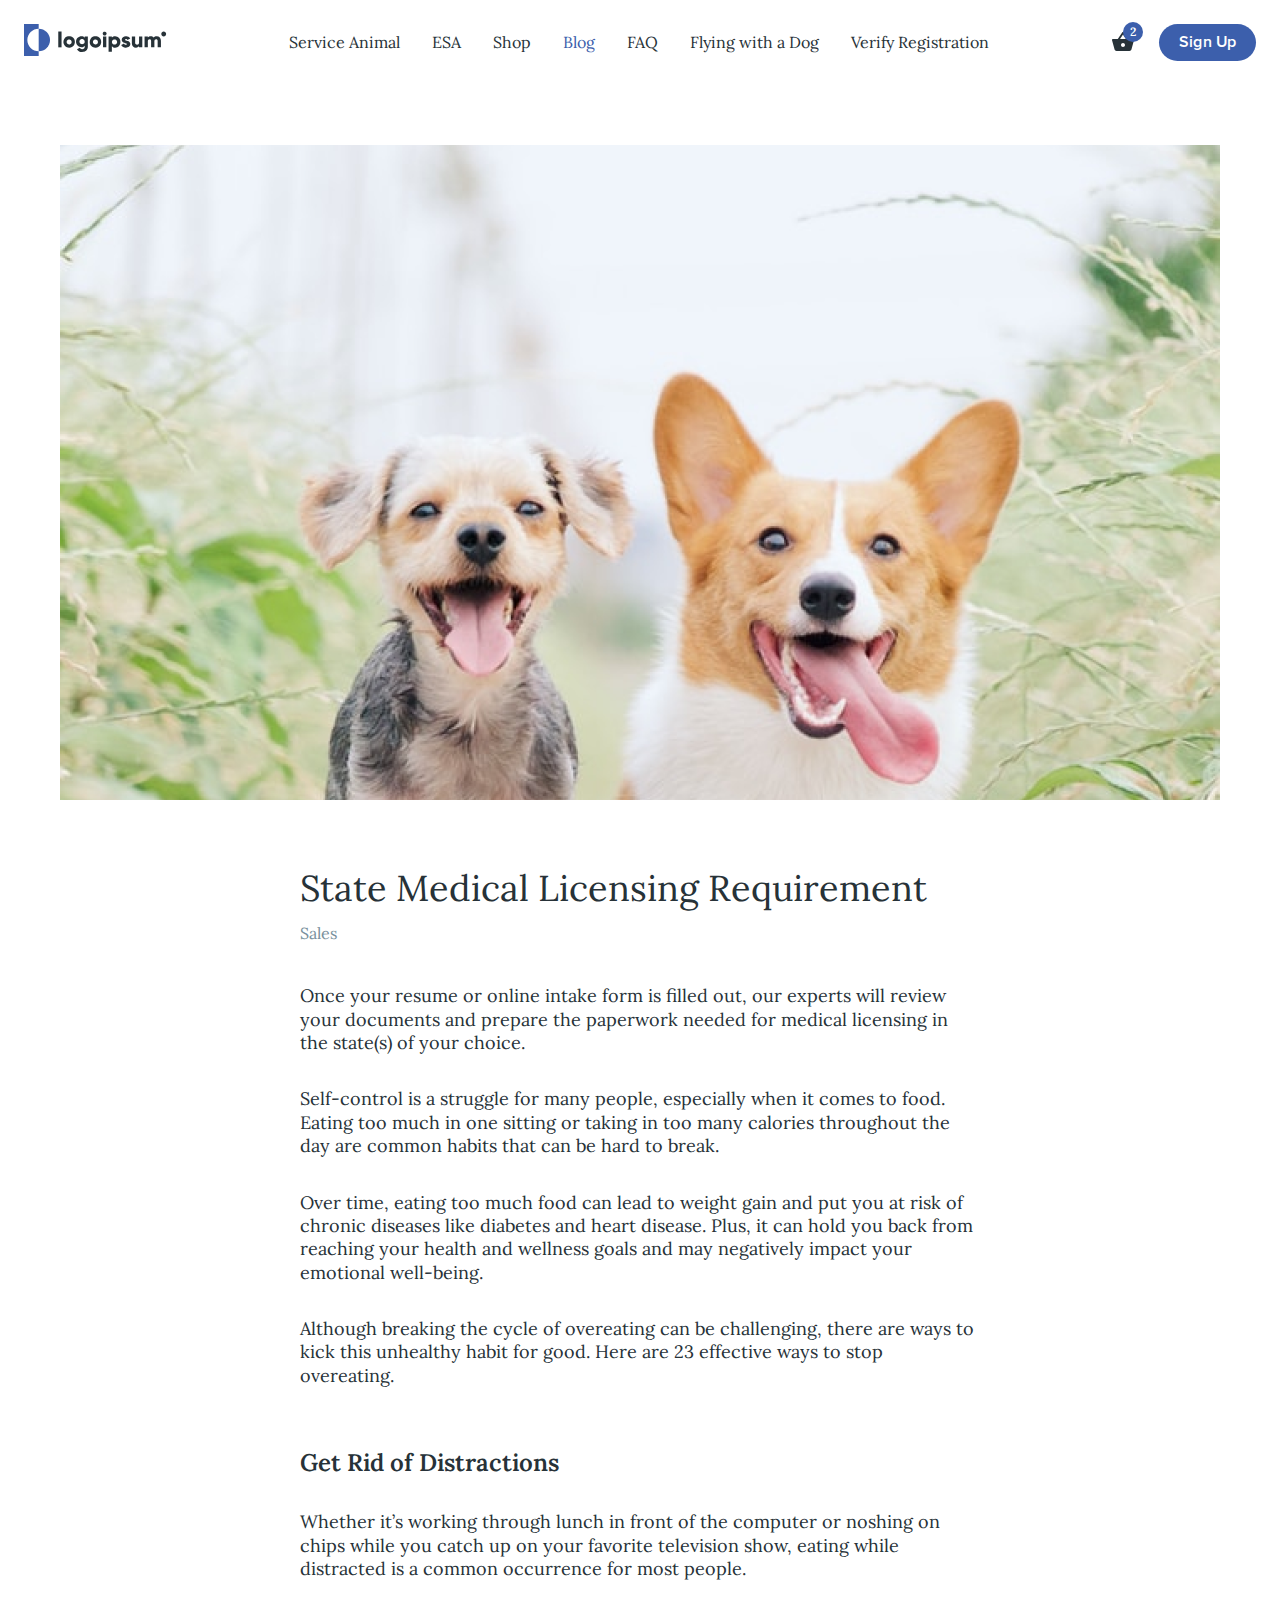
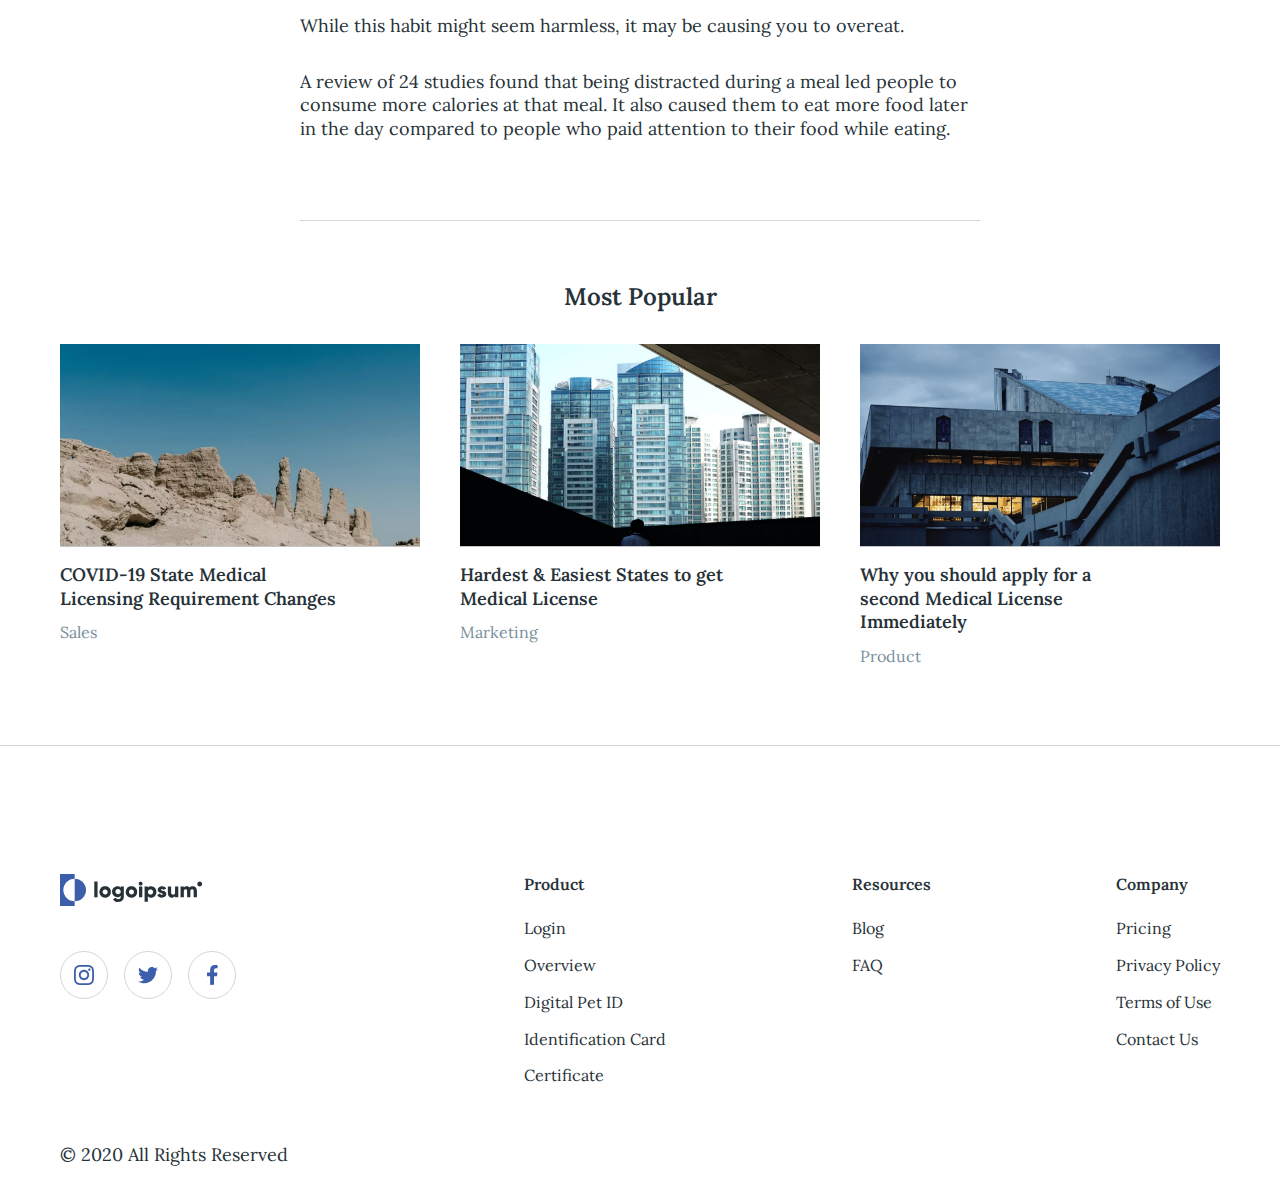
<file: article.html>
<!DOCTYPE html>
<html lang="en">
<head>
    <meta charset="UTF-8">
    <meta name="viewport" content="width=device-width, initial-scale=1.0">
    <title>Dog Registry Project - State Medical Licensing Requirement</title>
    <!-- Styles -->
    <link href="https://fonts.googleapis.com/css2?family=Lora:wght@400;600&display=swap" rel="stylesheet">
    <link rel="stylesheet" href="css/normalize.css">
    <link rel="stylesheet" href="css/header.css">
    <link rel="stylesheet" href="css/footer.css">
    <link rel="stylesheet" href="css/app.css">
    <link rel="stylesheet" href="css/article.css">
</head>
<body>
    <!-- Header -->
    <header class="header" id="header">
        <a href="" class="logotype logotype--header">
            <picture>
                <source srcset="img/icons/logotype.svg" media="(min-width: 1200px)">
                <img src="img/icons/logotype-mobile.svg" alt="">
            </picture>
        </a>
        <div class="overlay">
            <nav class="nav">
                <ul class="nav__list">
                    <li class="nav__item">
                        <a href="service-animal.html" class="nav__link">Service Animal</a>
                    </li>
                    <li class="nav__item">
                        <a href="esa.html" class="nav__link">ESA</a>
                    </li>
                    <li class="nav__item">
                        <a href="shop.html" class="nav__link">Shop</a>
                    </li>
                    <li class="nav__item">
                        <a href="blog.html" class="nav__link nav__link--active">Blog</a>
                    </li>
                    <li class="nav__item">
                        <a href="faq.html" class="nav__link">FAQ</a>
                    </li>
                    <li class="nav__item">
                        <a href="flying.html" class="nav__link">Flying with a Dog</a>
                    </li>
                    <li class="nav__item">
                        <a href="verify-registration.html" class="nav__link">Verify Registration</a>
                    </li>
                </ul>
            </nav>
            <div class="mobile-delimiter"></div>
            <div class="interface interface--mobile">
                <div class="shopping-cart">
                    <a href="" class="shopping-cart__link">Cart</a>
                    <a href="" class="shopping-cart__basket" style="background-image: url(img/icons/basket-icon.svg);">
                        <span class="shopping-cart__basket--amount">2</span>
                    </a>
                </div>
                <a href="" class="sign-up btn">Sign Up</a>
            </div>
        </div>
        <div class="interface">
            <div class="shopping-cart">
                <a href="" class="shopping-cart__basket" style="background-image: url(img/icons/basket-icon.svg);">
                    <span class="shopping-cart__basket--amount">2</span>
                </a>
            </div>
            <a href="" class="sign-up btn">Sign Up</a>
        </div>
        <button class="hamburger" id="hamburger-toggle">
            Меню
            <span class="hamburger__inner"></span>
            <span class="hamburger__inner"></span>
            <span class="hamburger__inner"></span>
        </button>
    </header>
    <!-- End of header -->
    <!-- Content -->
    <section class="content" id="content">
        <div class="container">
            <div class="article">
                <div class="article__img">
                    <picture>
                        <source srcset="img/blog.webp" type="image/webp">
                        <img src="img/blog.png" alt="State Medical Licensing Requirement">
                    </picture>
                </div>
                <div class="article__content">
                    <h1>State Medical Licensing Requirement</h1>
                    <a href="" class="news__btn">Sales</a>
                    <div class="article__body">
                        <p>Once your resume or online intake form is filled out, our experts will review your documents and prepare the paperwork needed for medical licensing in the state(s) of your choice.</p>
                        <p>Self-control is a struggle for many people, especially when it comes to food. Eating too much in one sitting or taking in too many calories throughout the day are common habits that can be hard to break.</p>
                        <p>Over time, eating too much food can lead to weight gain and put you at risk of chronic diseases like diabetes and heart disease. Plus, it can hold you back from reaching your health and wellness goals and may negatively impact your emotional well-being.</p>
                        <p>Although breaking the cycle of overeating can be challenging, there are ways to kick this unhealthy habit for good. Here are 23 effective ways to stop overeating.</p>
                        <h3>Get Rid of Distractions</h3>
                        <p>Whether it’s working through lunch in front of the computer or noshing on chips while you catch up on your favorite television show, eating while distracted is a common occurrence for most people.</p>
                        <p>While this habit might seem harmless, it may be causing you to overeat.</p>
                        <p>A review of 24 studies found that being distracted during a meal led people to consume more calories at that meal. It also caused them to eat more food later in the day compared to people who paid attention to their food while eating.</p>
                    </div>
                </div>
            </div>
            <div class="news">
                <h2 class="topic">Most Popular</h2>
                <div class="news__inner news__inner--article">
                    <div class="news__item">
                        <a href="" class="news__head">
                            <picture>
                                <source srcset="img/news-01.webp" type="image/webp">
                                <img src="img/news-01.png" alt="COVID-19 State Medical Licensing Requirement Changes">
                            </picture>
                        </a>
                        <h2 class="news__title">COVID-19 State Medical Licensing Requirement Changes</h2>
                        <a href="" class="news__btn">Sales</a>
                    </div>
                    <div class="news__item">
                        <a href="" class="news__head">
                            <picture>
                                <source srcset="img/news-02.webp" type="image/webp">
                                <img src="img/news-02.png" alt="Hardest & Easiest States to get Medical License">
                            </picture>
                        </a>
                        <h2 class="news__title">Hardest & Easiest States to get Medical License</h2>
                        <a href="" class="news__btn">Marketing</a>
                    </div>
                    <div class="news__item">
                        <a href="" class="news__head">
                            <picture>
                                <source srcset="img/news-03.webp" type="image/webp">
                                <img src="img/news-03.png" alt="Why you should apply for a second Medical License Immediately">
                            </picture>
                        </a>
                        <h2 class="news__title">Why you should apply for a second Medical License Immediately</h2>
                        <a href="" class="news__btn">Product</a>
                    </div>
                </div>
            </div>
        </div>
    </section>
    <!-- End of content -->
    <!-- Footer -->
    <footer class="footer" id="footer">
        <div class="container">
            <div class="footer__wrapper">
                <div class="footer__group">
                    <a href="" class="logotype">
                        <img src="img/icons/logotype.svg" alt="Logoipsum">
                    </a>
                    <div class="social">
                        <ul class="social__list">
                            <li class="social__item">
                                <a href="" class="social__link" style="background-image: url(img/icons/instagram.svg);"></a>
                            </li>
                            <li class="social__item">
                                <a href="" class="social__link" style="background-image: url(img/icons/twitter.svg);"></a>
                            </li>
                            <li class="social__item">
                                <a href="" class="social__link" style="background-image: url(img/icons/facebook.svg);"></a>
                            </li>
                        </ul>
                    </div>
                </div>
                <div class="footer__inner">
                    <div class="footer__column">
                        <ul class="footer__list">
                            <li class="footer__item">
                                <a href="" class="footer__link">Product</a>
                            </li>
                            <li class="footer__item">
                                <a href="" class="footer__link">Login</a>
                            </li>
                            <li class="footer__item">
                                <a href="" class="footer__link">Overview</a>
                            </li>
                            <li class="footer__item">
                                <a href="" class="footer__link">Digital Pet ID</a>
                            </li>
                            <li class="footer__item">
                                <a href="" class="footer__link">Identification Card</a>
                            </li>
                            <li class="footer__item">
                                <a href="" class="footer__link">Certificate</a>
                            </li>
                        </ul>
                    </div>
                    <div class="footer__column">
                        <ul class="footer__list">
                            <li class="footer__item">
                                <a href="" class="footer__link">Resources</a>
                            </li>
                            <li class="footer__item">
                                <a href="" class="footer__link">Blog</a>
                            </li>
                            <li class="footer__item">
                                <a href="" class="footer__link">FAQ</a>
                            </li>
                        </ul>
                    </div>
                    <div class="footer__column">
                        <ul class="footer__list">
                            <li class="footer__item">
                                <a href="" class="footer__link">Company</a>
                            </li>
                            <li class="footer__item">
                                <a href="" class="footer__link">Pricing</a>
                            </li>
                            <li class="footer__item">
                                <a href="" class="footer__link">Privacy Policy</a>
                            </li>
                            <li class="footer__item">
                                <a href="" class="footer__link">Terms of Use</a>
                            </li>
                            <li class="footer__item">
                                <a href="" class="footer__link">Contact Us</a>
                            </li>
                        </ul>
                    </div>
                </div>
            </div>
            <div class="footer__bottom">
                <p class="footer__copyright">© 2020 All Rights Reserved</p>
            </div>
        </div>
    </footer>
    <!-- End of footer -->
    <!-- Scripts -->
    <script src="js/app.min.js"></script>
</body>
</html>
</file>
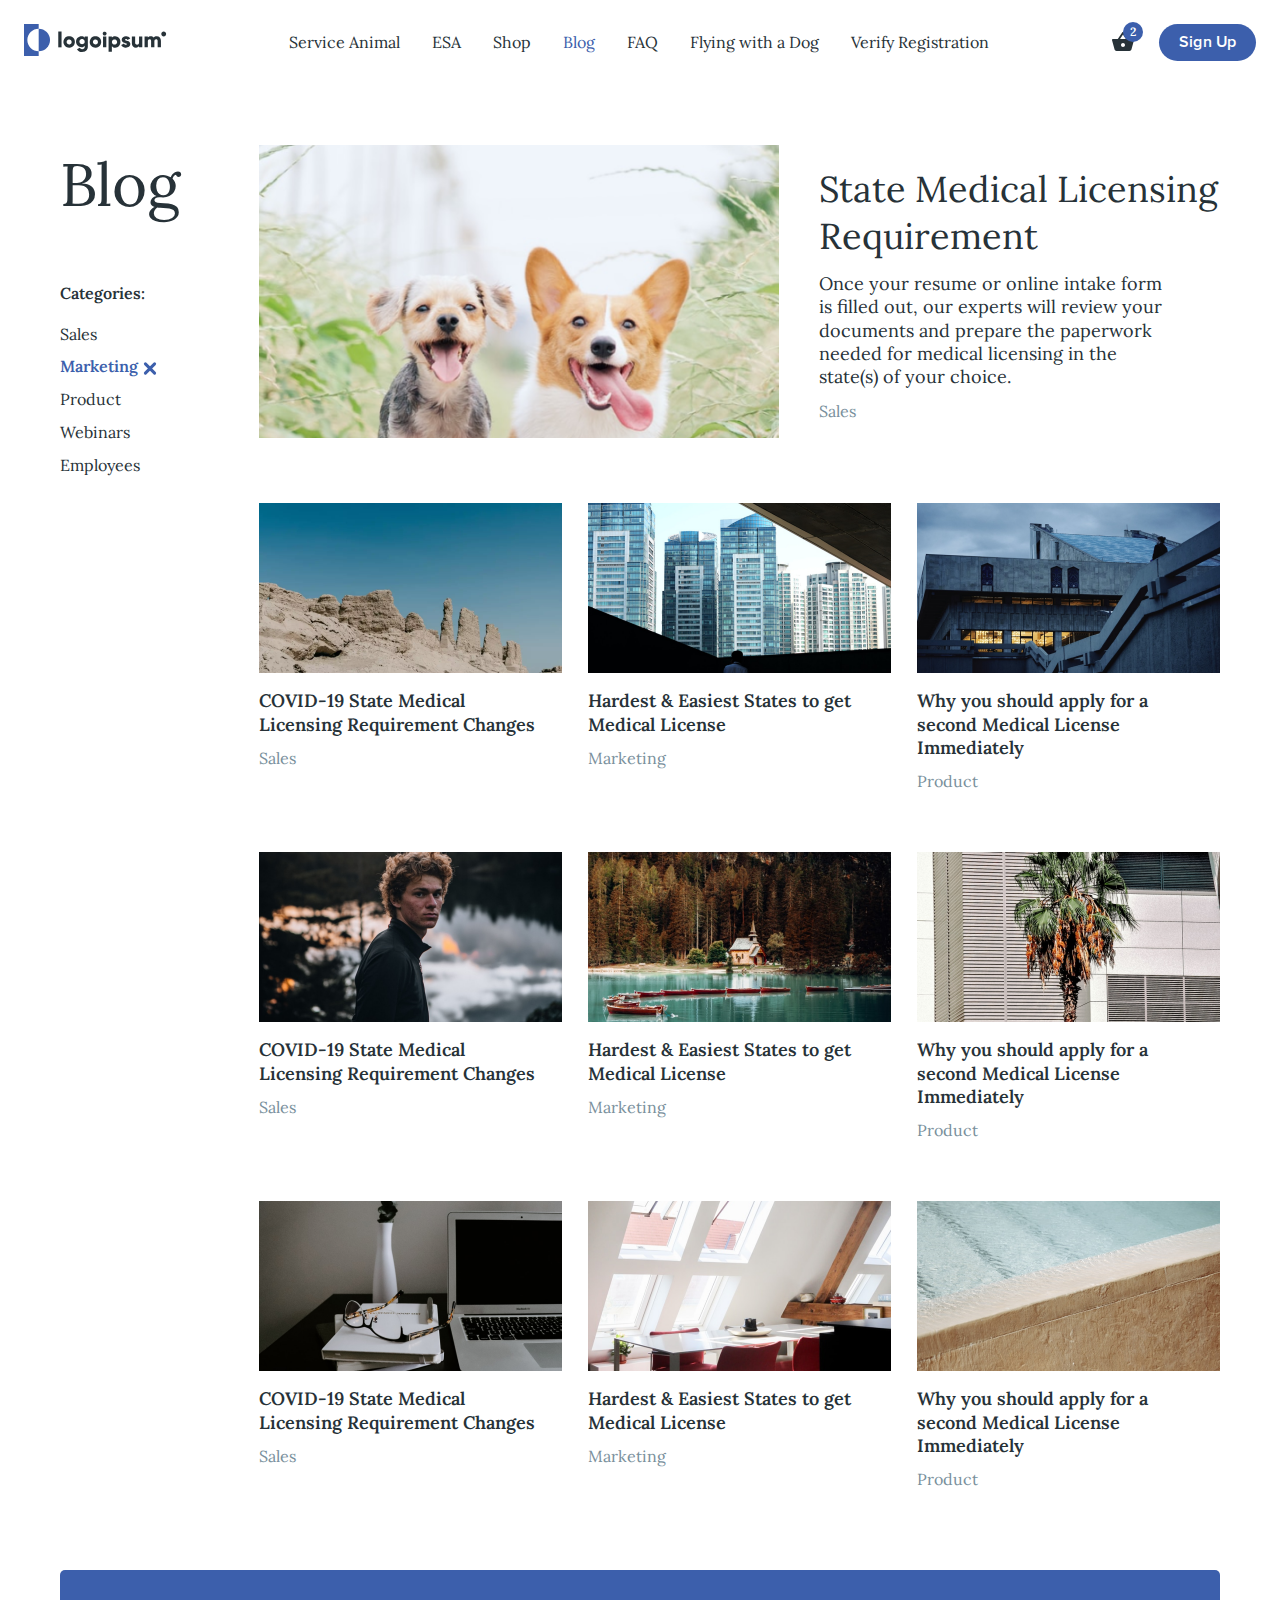
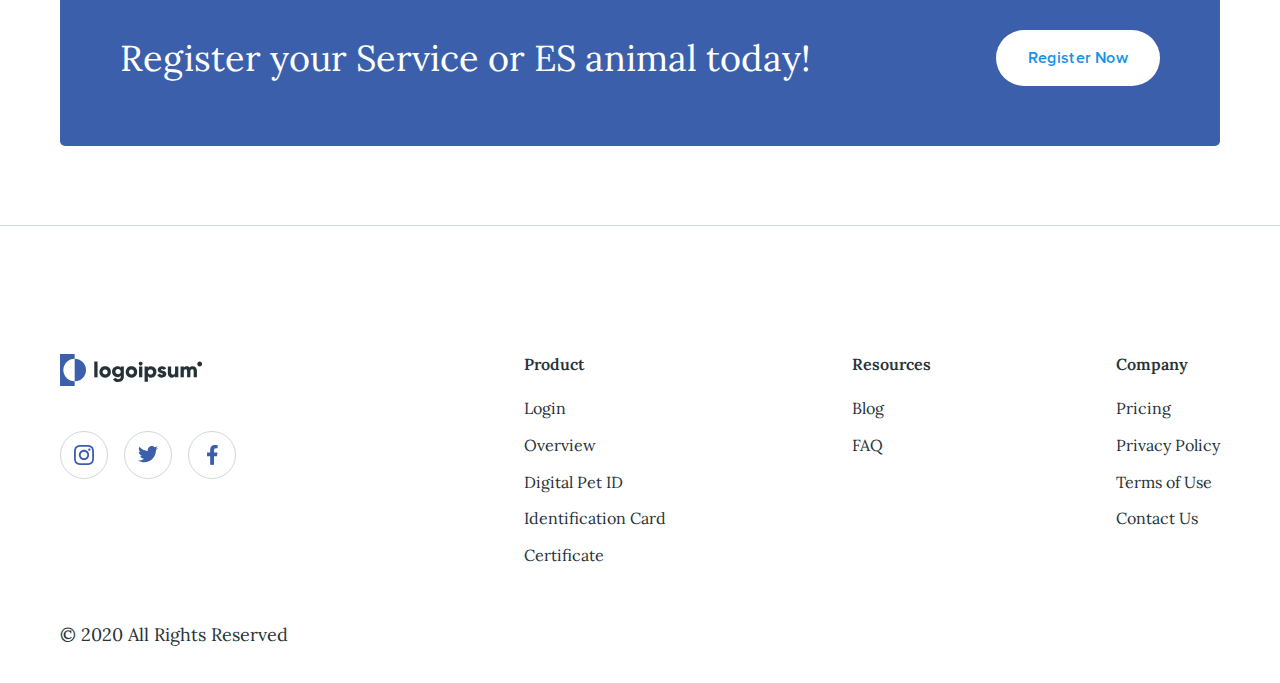
<file: blog.html>
<!DOCTYPE html>
<html lang="en">
<head>
    <meta charset="UTF-8">
    <meta name="viewport" content="width=device-width, initial-scale=1.0">
    <title>Dog Registry Project - Blog</title>
    <!-- Styles -->
    <link href="https://fonts.googleapis.com/css2?family=Lora:wght@400;600&display=swap" rel="stylesheet">
    <link rel="stylesheet" href="css/normalize.css">
    <link rel="stylesheet" href="css/header.css">
    <link rel="stylesheet" href="css/footer.css">
    <link rel="stylesheet" href="css/app.css">
    <link rel="stylesheet" href="css/blog.css">
</head>
<body>
    <!-- Header -->
    <header class="header" id="header">
        <a href="" class="logotype logotype--header">
            <picture>
                <source srcset="img/icons/logotype.svg" media="(min-width: 1200px)">
                <img src="img/icons/logotype-mobile.svg" alt="">
            </picture>
        </a>
        <div class="overlay">
            <nav class="nav">
                <ul class="nav__list">
                    <li class="nav__item">
                        <a href="service-animal.html" class="nav__link">Service Animal</a>
                    </li>
                    <li class="nav__item">
                        <a href="esa.html" class="nav__link">ESA</a>
                    </li>
                    <li class="nav__item">
                        <a href="shop.html" class="nav__link">Shop</a>
                    </li>
                    <li class="nav__item">
                        <a href="blog.html" class="nav__link nav__link--active">Blog</a>
                    </li>
                    <li class="nav__item">
                        <a href="faq.html" class="nav__link">FAQ</a>
                    </li>
                    <li class="nav__item">
                        <a href="flying.html" class="nav__link">Flying with a Dog</a>
                    </li>
                    <li class="nav__item">
                        <a href="verify-registration.html" class="nav__link">Verify Registration</a>
                    </li>
                </ul>
            </nav>
            <div class="mobile-delimiter"></div>
            <div class="interface interface--mobile">
                <div class="shopping-cart">
                    <a href="" class="shopping-cart__link">Cart</a>
                    <a href="" class="shopping-cart__basket" style="background-image: url(img/icons/basket-icon.svg);">
                        <span class="shopping-cart__basket--amount">2</span>
                    </a>
                </div>
                <a href="" class="sign-up btn">Sign Up</a>
            </div>
        </div>
        <div class="interface">
            <div class="shopping-cart">
                <a href="" class="shopping-cart__basket" style="background-image: url(img/icons/basket-icon.svg);">
                    <span class="shopping-cart__basket--amount">2</span>
                </a>
            </div>
            <a href="" class="sign-up btn">Sign Up</a>
        </div>
        <button class="hamburger" id="hamburger-toggle">
            Меню
            <span class="hamburger__inner"></span>
            <span class="hamburger__inner"></span>
            <span class="hamburger__inner"></span>
        </button>
    </header>
    <!-- End of header -->
    <!-- Content -->
    <section class="content" id="content">
        <div class="container">
            <div class="news news--flex">
                <aside class="aside" id="aside">
                    <h1>Blog</h1>
                    <div class="categories categories--vertical">
                        <div class="categories__title">Categories:</div>
                        <ul class="categories__list">
                            <li class="categories__item">
                                <a href="" class="categories__link">Sales</a>
                            </li>
                            <li class="categories__item">
                                <a href="" class="categories__link categories__link--active">Marketing</a>
                            </li>
                            <li class="categories__item">
                                <a href="" class="categories__link">Product</a>
                            </li>
                            <li class="categories__item">
                                <a href="" class="categories__link">Webinars</a>
                            </li>
                            <li class="categories__item">
                                <a href="" class="categories__link">Employees</a>
                            </li>
                        </ul>
                    </div>
                </aside>
                <article class="news__wrapper">
                    <div class="news__current">
                        <div class="news__img">
                            <picture>
                                <source srcset="img/blog.webp" type="image/webp">
                                <img src="img/blog.png" alt="State Medical Licensing Requirement">
                            </picture>
                        </div>
                        <div class="news__content">
                            <h3 class="news__heading">State Medical Licensing Requirement</h3>
                            <p class="news__description">Once your resume or online intake form is filled out, our experts will review your documents and prepare the paperwork needed for medical licensing in the state(s) of your choice.</p>
                            <a href="" class="news__btn">Sales</a>
                        </div>
                    </div>
                    <div class="news__inner news__inner--small">
                        <div class="news__item">
                            <a href="" class="news__head">
                                <picture>
                                    <source srcset="img/news-01.webp" type="image/webp">
                                    <img src="img/news-01.png" alt="COVID-19 State Medical Licensing Requirement Changes">
                                </picture>
                            </a>
                            <h2 class="news__title">COVID-19 State Medical Licensing Requirement Changes</h2>
                            <a href="" class="news__btn">Sales</a>
                        </div>
                        <div class="news__item">
                            <a href="" class="news__head">
                                <picture>
                                    <source srcset="img/news-02.webp" type="image/webp">
                                    <img src="img/news-02.png" alt="Hardest & Easiest States to get Medical License">
                                </picture>
                            </a>
                            <h2 class="news__title">Hardest & Easiest States to get Medical License</h2>
                            <a href="" class="news__btn">Marketing</a>
                        </div>
                        <div class="news__item">
                            <a href="" class="news__head">
                                <picture>
                                    <source srcset="img/news-03.webp" type="image/webp">
                                    <img src="img/news-03.png" alt="Why you should apply for a second Medical License Immediately">
                                </picture>
                            </a>
                            <h2 class="news__title">Why you should apply for a second Medical License Immediately</h2>
                            <a href="" class="news__btn">Product</a>
                        </div>
                        <div class="news__item">
                            <a href="" class="news__head">
                                <picture>
                                    <source srcset="img/news-04.webp" type="image/webp">
                                    <img src="img/news-04.png" alt="COVID-19 State Medical Licensing Requirement Changes">
                                </picture>
                            </a>
                            <h2 class="news__title">COVID-19 State Medical Licensing Requirement Changes</h2>
                            <a href="" class="news__btn">Sales</a>
                        </div>
                        <div class="news__item">
                            <a href="" class="news__head">
                                <picture>
                                    <source srcset="img/news-05.webp" type="image/webp">
                                    <img src="img/news-05.png" alt="Hardest & Easiest States to get Medical License">
                                </picture>
                            </a>
                            <h2 class="news__title">Hardest & Easiest States to get Medical License</h2>
                            <a href="" class="news__btn">Marketing</a>
                        </div>
                        <div class="news__item">
                            <a href="" class="news__head">
                                <picture>
                                    <source srcset="img/news-06.webp" type="image/webp">
                                    <img src="img/news-06.png" alt="Why you should apply for a second Medical License Immediately">
                                </picture>
                            </a>
                            <h2 class="news__title">Why you should apply for a second Medical License Immediately</h2>
                            <a href="" class="news__btn">Product</a>
                        </div>
                        <div class="news__item">
                            <a href="" class="news__head">
                                <picture>
                                    <source srcset="img/news-07.webp" type="image/webp">
                                    <img src="img/news-07.png" alt="COVID-19 State Medical Licensing Requirement Changes">
                                </picture>
                            </a>
                            <h2 class="news__title">COVID-19 State Medical Licensing Requirement Changes</h2>
                            <a href="" class="news__btn">Sales</a>
                        </div>
                        <div class="news__item">
                            <a href="" class="news__head">
                                <picture>
                                    <source srcset="img/news-08.webp" type="image/webp">
                                    <img src="img/news-08.png" alt="Hardest & Easiest States to get Medical License">
                                </picture>
                            </a>
                            <h2 class="news__title">Hardest & Easiest States to get Medical License</h2>
                            <a href="" class="news__btn">Marketing</a>
                        </div>
                        <div class="news__item">
                            <a href="" class="news__head">
                                <picture>
                                    <source srcset="img/news-09.webp" type="image/webp">
                                    <img src="img/news-09.png" alt="Why you should apply for a second Medical License Immediately">
                                </picture>
                            </a>
                            <h2 class="news__title">Why you should apply for a second Medical License Immediately</h2>
                            <a href="" class="news__btn">Product</a>
                        </div>
                    </div>
                </article>
            </div>
        </div>
    </section>
    <!-- End of content -->
    <!-- CTA -->
    <section class="cta" id="cta">
        <div class="container">
            <div class="cta__wrapper">
                <h2 class="cta__title">Register your Service or ES animal today!</h2>
                <a href="" class="cta__btn">Register Now</a>
            </div>
        </div>
    </section>
    <!-- End of CTA -->
    <!-- Footer -->
    <footer class="footer" id="footer">
        <div class="container">
            <div class="footer__wrapper">
                <div class="footer__group">
                    <a href="" class="logotype">
                        <img src="img/icons/logotype.svg" alt="Logoipsum">
                    </a>
                    <div class="social">
                        <ul class="social__list">
                            <li class="social__item">
                                <a href="" class="social__link" style="background-image: url(img/icons/instagram.svg);"></a>
                            </li>
                            <li class="social__item">
                                <a href="" class="social__link" style="background-image: url(img/icons/twitter.svg);"></a>
                            </li>
                            <li class="social__item">
                                <a href="" class="social__link" style="background-image: url(img/icons/facebook.svg);"></a>
                            </li>
                        </ul>
                    </div>
                </div>
                <div class="footer__inner">
                    <div class="footer__column">
                        <ul class="footer__list">
                            <li class="footer__item">
                                <a href="" class="footer__link">Product</a>
                            </li>
                            <li class="footer__item">
                                <a href="" class="footer__link">Login</a>
                            </li>
                            <li class="footer__item">
                                <a href="" class="footer__link">Overview</a>
                            </li>
                            <li class="footer__item">
                                <a href="" class="footer__link">Digital Pet ID</a>
                            </li>
                            <li class="footer__item">
                                <a href="" class="footer__link">Identification Card</a>
                            </li>
                            <li class="footer__item">
                                <a href="" class="footer__link">Certificate</a>
                            </li>
                        </ul>
                    </div>
                    <div class="footer__column">
                        <ul class="footer__list">
                            <li class="footer__item">
                                <a href="" class="footer__link">Resources</a>
                            </li>
                            <li class="footer__item">
                                <a href="" class="footer__link">Blog</a>
                            </li>
                            <li class="footer__item">
                                <a href="" class="footer__link">FAQ</a>
                            </li>
                        </ul>
                    </div>
                    <div class="footer__column">
                        <ul class="footer__list">
                            <li class="footer__item">
                                <a href="" class="footer__link">Company</a>
                            </li>
                            <li class="footer__item">
                                <a href="" class="footer__link">Pricing</a>
                            </li>
                            <li class="footer__item">
                                <a href="" class="footer__link">Privacy Policy</a>
                            </li>
                            <li class="footer__item">
                                <a href="" class="footer__link">Terms of Use</a>
                            </li>
                            <li class="footer__item">
                                <a href="" class="footer__link">Contact Us</a>
                            </li>
                        </ul>
                    </div>
                </div>
            </div>
            <div class="footer__bottom">
                <p class="footer__copyright">© 2020 All Rights Reserved</p>
            </div>
        </div>
    </footer>
    <!-- End of footer -->
    <!-- Scripts -->
    <script src="js/app.min.js"></script>
</body>
</html>
</file>
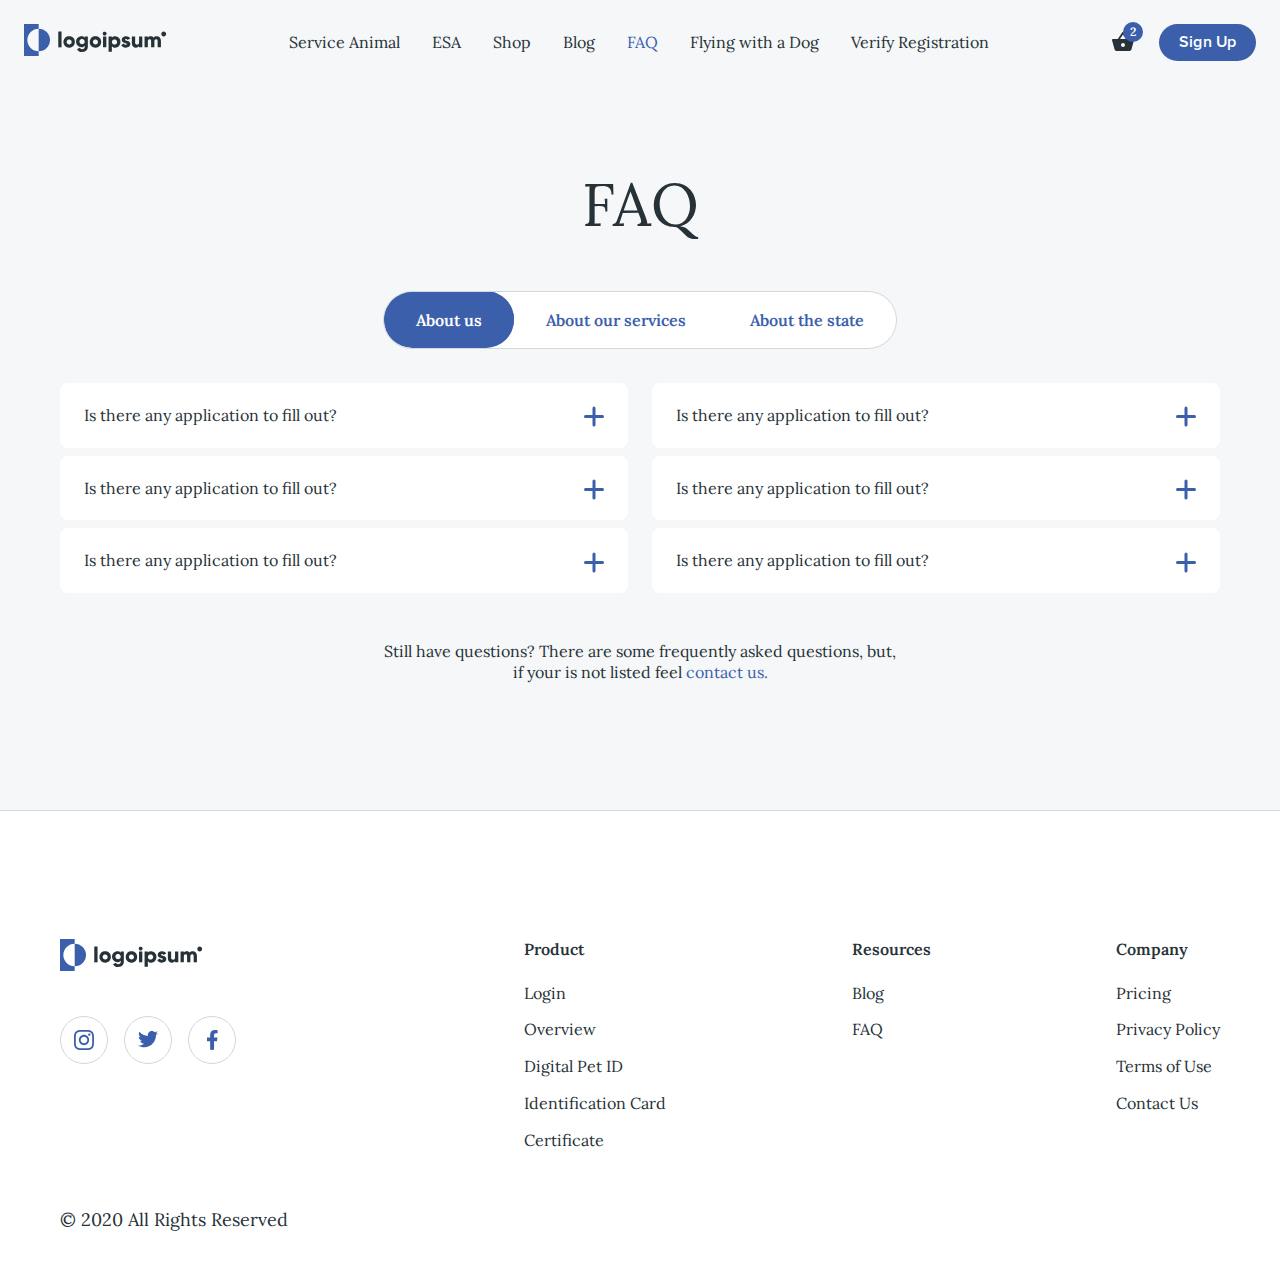
<file: faq.html>
<!DOCTYPE html>
<html lang="en">
<head>
    <meta charset="UTF-8">
    <meta name="viewport" content="width=device-width, initial-scale=1.0">
    <title>Dog Registry Project - FAQ</title>
    <!-- Styles -->
    <link href="https://fonts.googleapis.com/css2?family=Lora:wght@400;600&display=swap" rel="stylesheet">
    <link rel="stylesheet" href="css/normalize.css">
    <link rel="stylesheet" href="css/header.css">
    <link rel="stylesheet" href="css/footer.css">
    <link rel="stylesheet" href="css/app.css">
    <link rel="stylesheet" href="css/faq.css">
</head>
<body class="grey">
    <!-- Header -->
    <header class="header" id="header">
        <a href="" class="logotype logotype--header">
            <picture>
                <source srcset="img/icons/logotype.svg" media="(min-width: 1200px)">
                <img src="img/icons/logotype-mobile.svg" alt="">
            </picture>
        </a>
        <div class="overlay">
            <nav class="nav">
                <ul class="nav__list">
                    <li class="nav__item">
                        <a href="service-animal.html" class="nav__link">Service Animal</a>
                    </li>
                    <li class="nav__item">
                        <a href="esa.html" class="nav__link">ESA</a>
                    </li>
                    <li class="nav__item">
                        <a href="shop.html" class="nav__link">Shop</a>
                    </li>
                    <li class="nav__item">
                        <a href="blog.html" class="nav__link">Blog</a>
                    </li>
                    <li class="nav__item">
                        <a href="faq.html" class="nav__link nav__link--active">FAQ</a>
                    </li>
                    <li class="nav__item">
                        <a href="flying.html" class="nav__link">Flying with a Dog</a>
                    </li>
                    <li class="nav__item">
                        <a href="verify-registration.html" class="nav__link">Verify Registration</a>
                    </li>
                </ul>
            </nav>
            <div class="mobile-delimiter"></div>
            <div class="interface interface--mobile">
                <div class="shopping-cart">
                    <a href="" class="shopping-cart__link">Cart</a>
                    <a href="" class="shopping-cart__basket" style="background-image: url(img/icons/basket-icon.svg);">
                        <span class="shopping-cart__basket--amount">2</span>
                    </a>
                </div>
                <a href="" class="sign-up btn">Sign Up</a>
            </div>
        </div>
        <div class="interface">
            <div class="shopping-cart">
                <a href="" class="shopping-cart__basket" style="background-image: url(img/icons/basket-icon.svg);">
                    <span class="shopping-cart__basket--amount">2</span>
                </a>
            </div>
            <a href="" class="sign-up btn">Sign Up</a>
        </div>
        <button class="hamburger" id="hamburger-toggle">
            Меню
            <span class="hamburger__inner"></span>
            <span class="hamburger__inner"></span>
            <span class="hamburger__inner"></span>
        </button>
    </header>
    <!-- End of header -->
    <!-- FAQ -->
    <section class="faq-section" id="faq-section">
        <div class="container">
            <h1>FAQ</h1>
            <div class="switch switch--faq">
                <div class="switch__control">
                    <h2 class="switch__item switch__item--active">About us</h2>
                    <h2 class="switch__item">About our services</h2>
                    <h2 class="switch__item">About the state</h2>
                </div>
                <div class="switch__content switch__content--active">
                    <div class="faq">
                        <div class="faq__wrapper">
                            <div class="faq__column">
                                <div class="faq__item">
                                    <div class="faq__trigger">
                                        <h3 class="faq__title">Is there any application to fill out?</h3>
                                    </div>
                                    <div class="faq__content">
                                        <p class="faq__description">The company is located in Panama City, Florida. Our experts are equipped with skillful and efficient knowledge. We help Physician’s, Physician Assistant’s, and Nurse’s obtain expedited and accurate medical licensing in all 50 states.</p>
                                    </div>
                                </div>
                                <div class="faq__item">
                                    <div class="faq__trigger">
                                        <h3 class="faq__title">Is there any application to fill out?</h3>
                                    </div>
                                    <div class="faq__content">
                                        <p class="faq__description">The company is located in Panama City, Florida. Our experts are equipped with skillful and efficient knowledge. We help Physician’s, Physician Assistant’s, and Nurse’s obtain expedited and accurate medical licensing in all 50 states.</p>
                                    </div>
                                </div>
                                <div class="faq__item">
                                    <div class="faq__trigger">
                                        <h3 class="faq__title">Is there any application to fill out?</h3>
                                    </div>
                                    <div class="faq__content">
                                        <p class="faq__description">The company is located in Panama City, Florida. Our experts are equipped with skillful and efficient knowledge. We help Physician’s, Physician Assistant’s, and Nurse’s obtain expedited and accurate medical licensing in all 50 states.</p>
                                    </div>
                                </div>
                            </div>
                            <div class="faq__column">
                                <div class="faq__item">
                                    <div class="faq__trigger">
                                        <h3 class="faq__title">Is there any application to fill out?</h3>
                                    </div>
                                    <div class="faq__content">
                                        <p class="faq__description">The company is located in Panama City, Florida. Our experts are equipped with skillful and efficient knowledge. We help Physician’s, Physician Assistant’s, and Nurse’s obtain expedited and accurate medical licensing in all 50 states.</p>
                                    </div>
                                </div>
                                <div class="faq__item">
                                    <div class="faq__trigger">
                                        <h3 class="faq__title">Is there any application to fill out?</h3>
                                    </div>
                                    <div class="faq__content">
                                        <p class="faq__description">The company is located in Panama City, Florida. Our experts are equipped with skillful and efficient knowledge. We help Physician’s, Physician Assistant’s, and Nurse’s obtain expedited and accurate medical licensing in all 50 states.</p>
                                    </div>
                                </div>
                                <div class="faq__item">
                                    <div class="faq__trigger">
                                        <h3 class="faq__title">Is there any application to fill out?</h3>
                                    </div>
                                    <div class="faq__content">
                                        <p class="faq__description">The company is located in Panama City, Florida. Our experts are equipped with skillful and efficient knowledge. We help Physician’s, Physician Assistant’s, and Nurse’s obtain expedited and accurate medical licensing in all 50 states.</p>
                                    </div>
                                </div>
                            </div>
                        </div>
                    </div>
                </div>
                <div class="switch__content">
                    <div class="faq">
                        <div class="faq__wrapper">
                            <div class="faq__column">
                                <div class="faq__item">
                                    <div class="faq__trigger">
                                        <h3 class="faq__title">Is there any application to fill out?</h3>
                                    </div>
                                    <div class="faq__content">
                                        <p class="faq__description">The company is located in Panama City, Florida. Our experts are equipped with skillful and efficient knowledge. We help Physician’s, Physician Assistant’s, and Nurse’s obtain expedited and accurate medical licensing in all 50 states.</p>
                                    </div>
                                </div>
                                <div class="faq__item">
                                    <div class="faq__trigger">
                                        <h3 class="faq__title">Is there any application to fill out?</h3>
                                    </div>
                                    <div class="faq__content">
                                        <p class="faq__description">The company is located in Panama City, Florida. Our experts are equipped with skillful and efficient knowledge. We help Physician’s, Physician Assistant’s, and Nurse’s obtain expedited and accurate medical licensing in all 50 states.</p>
                                    </div>
                                </div>
                            </div>
                            <div class="faq__column">
                                <div class="faq__item">
                                    <div class="faq__trigger">
                                        <h3 class="faq__title">Is there any application to fill out?</h3>
                                    </div>
                                    <div class="faq__content">
                                        <p class="faq__description">The company is located in Panama City, Florida. Our experts are equipped with skillful and efficient knowledge. We help Physician’s, Physician Assistant’s, and Nurse’s obtain expedited and accurate medical licensing in all 50 states.</p>
                                    </div>
                                </div>
                            </div>
                        </div>
                    </div>
                </div>
                <div class="switch__content">
                    <div class="faq">
                        <div class="faq__wrapper">
                            <div class="faq__column">
                                <div class="faq__item">
                                    <div class="faq__trigger">
                                        <h3 class="faq__title">Is there any application to fill out?</h3>
                                    </div>
                                    <div class="faq__content">
                                        <p class="faq__description">The company is located in Panama City, Florida. Our experts are equipped with skillful and efficient knowledge. We help Physician’s, Physician Assistant’s, and Nurse’s obtain expedited and accurate medical licensing in all 50 states.</p>
                                    </div>
                                </div>
                                <div class="faq__item">
                                    <div class="faq__trigger">
                                        <h3 class="faq__title">Is there any application to fill out?</h3>
                                    </div>
                                    <div class="faq__content">
                                        <p class="faq__description">The company is located in Panama City, Florida. Our experts are equipped with skillful and efficient knowledge. We help Physician’s, Physician Assistant’s, and Nurse’s obtain expedited and accurate medical licensing in all 50 states.</p>
                                    </div>
                                </div>
                            </div>
                            <div class="faq__column">
                                <div class="faq__item">
                                    <div class="faq__trigger">
                                        <h3 class="faq__title">Is there any application to fill out?</h3>
                                    </div>
                                    <div class="faq__content">
                                        <p class="faq__description">The company is located in Panama City, Florida. Our experts are equipped with skillful and efficient knowledge. We help Physician’s, Physician Assistant’s, and Nurse’s obtain expedited and accurate medical licensing in all 50 states.</p>
                                    </div>
                                </div>
                                <div class="faq__item">
                                    <div class="faq__trigger">
                                        <h3 class="faq__title">Is there any application to fill out?</h3>
                                    </div>
                                    <div class="faq__content">
                                        <p class="faq__description">The company is located in Panama City, Florida. Our experts are equipped with skillful and efficient knowledge. We help Physician’s, Physician Assistant’s, and Nurse’s obtain expedited and accurate medical licensing in all 50 states.</p>
                                    </div>
                                </div>
                            </div>
                        </div>
                    </div>
                </div>
            </div>
            <p class="faq__help">Still have questions? There are some frequently asked questions, but, if your is not listed feel <a href="">contact us.</a></p>
        </div>
    </section>
    <!-- End of FAQ -->
    <!-- Footer -->
    <footer class="footer" id="footer">
        <div class="container">
            <div class="footer__wrapper">
                <div class="footer__group">
                    <a href="" class="logotype">
                        <img src="img/icons/logotype.svg" alt="Logoipsum">
                    </a>
                    <div class="social">
                        <ul class="social__list">
                            <li class="social__item">
                                <a href="" class="social__link" style="background-image: url(img/icons/instagram.svg);"></a>
                            </li>
                            <li class="social__item">
                                <a href="" class="social__link" style="background-image: url(img/icons/twitter.svg);"></a>
                            </li>
                            <li class="social__item">
                                <a href="" class="social__link" style="background-image: url(img/icons/facebook.svg);"></a>
                            </li>
                        </ul>
                    </div>
                </div>
                <div class="footer__inner">
                    <div class="footer__column">
                        <ul class="footer__list">
                            <li class="footer__item">
                                <a href="" class="footer__link">Product</a>
                            </li>
                            <li class="footer__item">
                                <a href="" class="footer__link">Login</a>
                            </li>
                            <li class="footer__item">
                                <a href="" class="footer__link">Overview</a>
                            </li>
                            <li class="footer__item">
                                <a href="" class="footer__link">Digital Pet ID</a>
                            </li>
                            <li class="footer__item">
                                <a href="" class="footer__link">Identification Card</a>
                            </li>
                            <li class="footer__item">
                                <a href="" class="footer__link">Certificate</a>
                            </li>
                        </ul>
                    </div>
                    <div class="footer__column">
                        <ul class="footer__list">
                            <li class="footer__item">
                                <a href="" class="footer__link">Resources</a>
                            </li>
                            <li class="footer__item">
                                <a href="" class="footer__link">Blog</a>
                            </li>
                            <li class="footer__item">
                                <a href="" class="footer__link">FAQ</a>
                            </li>
                        </ul>
                    </div>
                    <div class="footer__column">
                        <ul class="footer__list">
                            <li class="footer__item">
                                <a href="" class="footer__link">Company</a>
                            </li>
                            <li class="footer__item">
                                <a href="" class="footer__link">Pricing</a>
                            </li>
                            <li class="footer__item">
                                <a href="" class="footer__link">Privacy Policy</a>
                            </li>
                            <li class="footer__item">
                                <a href="" class="footer__link">Terms of Use</a>
                            </li>
                            <li class="footer__item">
                                <a href="" class="footer__link">Contact Us</a>
                            </li>
                        </ul>
                    </div>
                </div>
            </div>
            <div class="footer__bottom">
                <p class="footer__copyright">© 2020 All Rights Reserved</p>
            </div>
        </div>
    </footer>
    <!-- End of footer -->
    <!-- Scripts -->
    <script src="https://code.jquery.com/jquery-3.5.1.min.js" integrity="sha256-9/aliU8dGd2tb6OSsuzixeV4y/faTqgFtohetphbbj0=" crossorigin="anonymous"></script>
    <script src="js/app.min.js"></script>
</body>
</html>
</file>
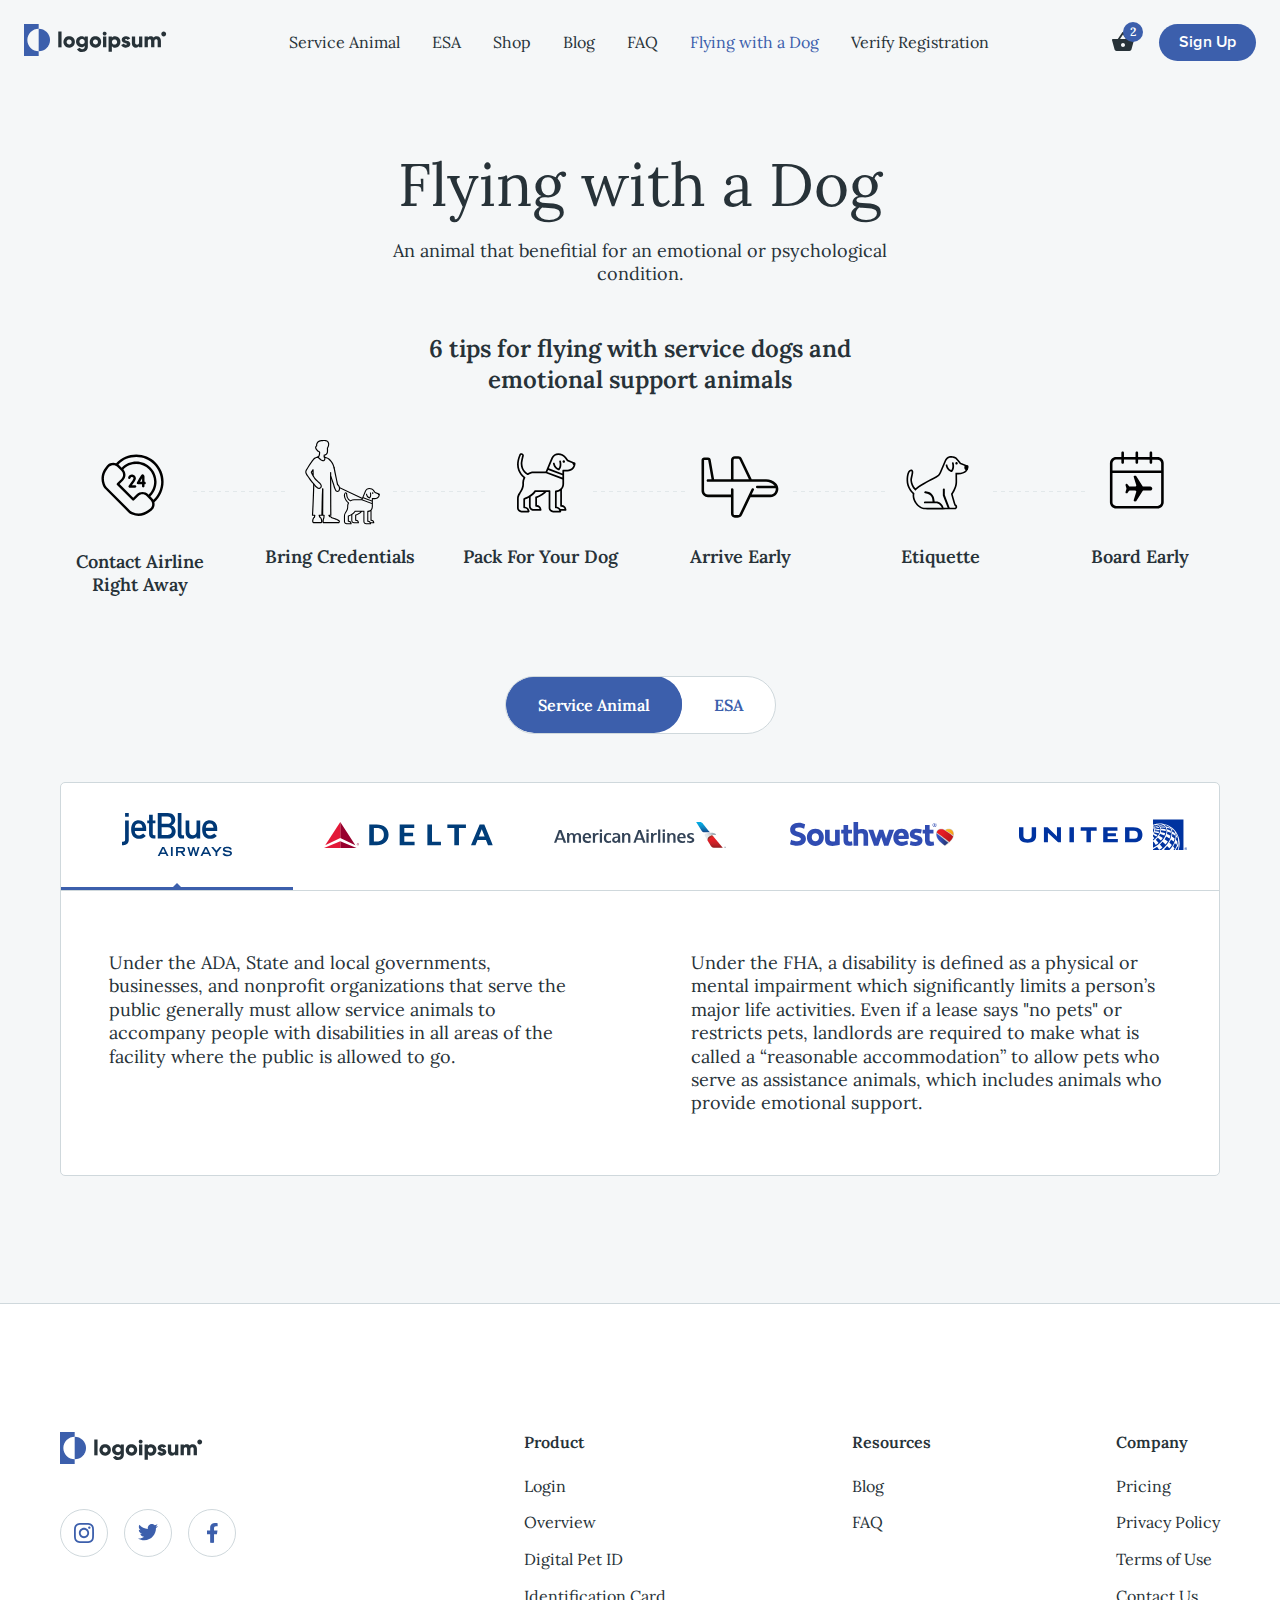
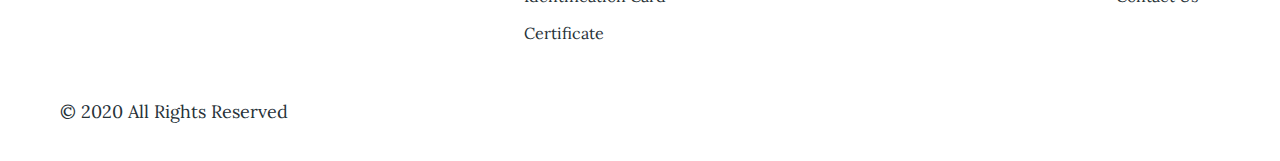
<file: flying.html>
<!DOCTYPE html>
<html lang="en">
<head>
    <meta charset="UTF-8">
    <meta name="viewport" content="width=device-width, initial-scale=1.0">
    <title>Dog Registry Project - Flying with a Dog</title>
    <!-- Styles -->
    <link href="https://fonts.googleapis.com/css2?family=Lora:wght@400;600&display=swap" rel="stylesheet">
    <link rel="stylesheet" href="css/normalize.css">
    <link rel="stylesheet" href="css/header.css">
    <link rel="stylesheet" href="css/footer.css">
    <link rel="stylesheet" href="css/app.css">
    <link rel="stylesheet" href="css/flying.css">
</head>
<body class="grey">
    <!-- Header -->
    <header class="header" id="header">
        <a href="" class="logotype logotype--header">
            <picture>
                <source srcset="img/icons/logotype.svg" media="(min-width: 1200px)">
                <img src="img/icons/logotype-mobile.svg" alt="">
            </picture>
        </a>
        <div class="overlay">
            <nav class="nav">
                <ul class="nav__list">
                    <li class="nav__item">
                        <a href="service-animal.html" class="nav__link">Service Animal</a>
                    </li>
                    <li class="nav__item">
                        <a href="esa.html" class="nav__link">ESA</a>
                    </li>
                    <li class="nav__item">
                        <a href="shop.html" class="nav__link">Shop</a>
                    </li>
                    <li class="nav__item">
                        <a href="blog.html" class="nav__link">Blog</a>
                    </li>
                    <li class="nav__item">
                        <a href="faq.html" class="nav__link">FAQ</a>
                    </li>
                    <li class="nav__item">
                        <a href="flying.html" class="nav__link nav__link--active">Flying with a Dog</a>
                    </li>
                    <li class="nav__item">
                        <a href="verify-registration.html" class="nav__link">Verify Registration</a>
                    </li>
                </ul>
            </nav>
            <div class="mobile-delimiter"></div>
            <div class="interface interface--mobile">
                <div class="shopping-cart">
                    <a href="" class="shopping-cart__link">Cart</a>
                    <a href="" class="shopping-cart__basket" style="background-image: url(img/icons/basket-icon.svg);">
                        <span class="shopping-cart__basket--amount">2</span>
                    </a>
                </div>
                <a href="" class="sign-up btn">Sign Up</a>
            </div>
        </div>
        <div class="interface">
            <div class="shopping-cart">
                <a href="" class="shopping-cart__basket" style="background-image: url(img/icons/basket-icon.svg);">
                    <span class="shopping-cart__basket--amount">2</span>
                </a>
            </div>
            <a href="" class="sign-up btn">Sign Up</a>
        </div>
        <button class="hamburger" id="hamburger-toggle">
            Меню
            <span class="hamburger__inner"></span>
            <span class="hamburger__inner"></span>
            <span class="hamburger__inner"></span>
        </button>
    </header>
    <!-- End of header -->
    <!-- Tips -->
    <section class="tips" id="tips">
        <div class="container">
            <h1>Flying with a Dog</h1>
            <div class="section-heading">
                <p class="section-heading__description">An animal that benefitial for an emotional or psychological condition.</p>
            </div>
            <h2 class="tips__head">6 tips for flying with service dogs and emotional support animals</h2>
            <div class="tips__wrapper">
                <div class="tips__item">
                    <img src="img/icons/tips-01.svg" alt="Contact Airline Right Away" class="tips__img">
                    <h3 class="tips__title">Contact Airline Right Away</h3>
                </div>
                <div class="tips__item">
                    <img src="img/icons/tips-02.svg" alt="Bring Credentials" class="tips__img">
                    <h3 class="tips__title">Bring Credentials</h3>
                </div>
                <div class="tips__item">
                    <img src="img/icons/tips-03.svg" alt="Pack For Your Dog" class="tips__img">
                    <h3 class="tips__title">Pack For Your Dog</h3>
                </div>
                <div class="tips__item">
                    <img src="img/icons/tips-04.svg" alt="Arrive Early" class="tips__img">
                    <h3 class="tips__title">Arrive Early</h3>
                </div>
                <div class="tips__item">
                    <img src="img/icons/tips-05.svg" alt="Etiquette" class="tips__img">
                    <h3 class="tips__title">Etiquette</h3>
                </div>
                <div class="tips__item">
                    <img src="img/icons/tips-06.svg" alt="Board Early" class="tips__img">
                    <h3 class="tips__title">Board Early</h3>
                </div>
            </div>
        </div>
    </section>
    <!-- End of tips -->
    <!-- Flying -->
    <section class="flying" id="flying">
        <div class="container">
            <div class="switch">
                <div class="switch__control">
                    <h2 class="switch__item switch__item--active">Service Animal</h2>
                    <h2 class="switch__item">ESA</h2>
                </div>
                <div class="switch__content switch__content--active">
                    <div class="tabs">
                        <ul class="tabs__list" role="tablist">
                            <li class="tabs__item tabs__item--active">
                                <img src="img/icons/jetblue-airways.svg" alt="jetBlue Airways">
                            </li>
                            <li class="tabs__item">
                                <img src="img/icons/delta.svg" alt="Delta">
                            </li>
                            <li class="tabs__item">
                                <img src="img/icons/american-airlines.svg" alt="American Airlines">
                            </li>
                            <li class="tabs__item">
                                <img src="img/icons/southwest.svg" alt="Southwest">
                            </li>
                            <li class="tabs__item">
                                <img src="img/icons/united.svg" alt="United">
                            </li>
                        </ul>
                        <div class="tabs__content tabs__content--active">
                            <div class="tabs__inner">
                                <p class="tabs__description">Under the ADA, State and local governments, businesses, and nonprofit organizations that serve the public generally must allow service animals to accompany people with disabilities in all areas of the facility where the public is allowed to go.</p>
                                <p class="tabs__description">Under the FHA, a disability is defined as a physical or mental impairment which significantly limits a person’s major life activities. Even if a lease says "no pets" or restricts pets, landlords are required to make what is called a “reasonable accommodation” to allow pets who serve as assistance animals, which includes animals who provide emotional support.</p>
                            </div>
                        </div>
                        <div class="tabs__content">
                            <div class="tabs__inner">
                                <p class="tabs__description">Under the ADA, State and local governments, businesses, and nonprofit organizations that serve the public generally must allow service animals to accompany people with disabilities in all areas of the facility where the public is allowed to go.</p>
                                <p class="tabs__description">Under the FHA, a disability is defined as a physical or mental impairment which significantly limits a person’s major life activities. Even if a lease says "no pets" or restricts pets, landlords are required to make what is called a “reasonable accommodation” to allow pets who serve as assistance animals, which includes animals who provide emotional support.</p>
                            </div>
                        </div>
                        <div class="tabs__content">
                            <div class="tabs__inner">
                                <p class="tabs__description">Under the ADA, State and local governments, businesses, and nonprofit organizations that serve the public generally must allow service animals to accompany people with disabilities in all areas of the facility where the public is allowed to go.</p>
                                <p class="tabs__description">Under the FHA, a disability is defined as a physical or mental impairment which significantly limits a person’s major life activities. Even if a lease says "no pets" or restricts pets, landlords are required to make what is called a “reasonable accommodation” to allow pets who serve as assistance animals, which includes animals who provide emotional support.</p>
                            </div>
                        </div>
                        <div class="tabs__content">
                            <div class="tabs__inner">
                                <p class="tabs__description">Under the ADA, State and local governments, businesses, and nonprofit organizations that serve the public generally must allow service animals to accompany people with disabilities in all areas of the facility where the public is allowed to go.</p>
                                <p class="tabs__description">Under the FHA, a disability is defined as a physical or mental impairment which significantly limits a person’s major life activities. Even if a lease says "no pets" or restricts pets, landlords are required to make what is called a “reasonable accommodation” to allow pets who serve as assistance animals, which includes animals who provide emotional support.</p>
                            </div>
                        </div>
                        <div class="tabs__content">
                            <div class="tabs__inner">
                                <p class="tabs__description">Under the ADA, State and local governments, businesses, and nonprofit organizations that serve the public generally must allow service animals to accompany people with disabilities in all areas of the facility where the public is allowed to go.</p>
                                <p class="tabs__description">Under the FHA, a disability is defined as a physical or mental impairment which significantly limits a person’s major life activities. Even if a lease says "no pets" or restricts pets, landlords are required to make what is called a “reasonable accommodation” to allow pets who serve as assistance animals, which includes animals who provide emotional support.</p>
                            </div>
                        </div>
                    </div>
                </div>
                <div class="switch__content">
                    <div class="tabs">
                        <ul class="tabs__list" role="tablist">
                            <li class="tabs__item tabs__item--active">
                                <img src="img/icons/jetblue-airways.svg" alt="jetBlue Airways">
                            </li>
                            <li class="tabs__item">
                                <img src="img/icons/delta.svg" alt="Delta">
                            </li>
                            <li class="tabs__item">
                                <img src="img/icons/american-airlines.svg" alt="American Airlines">
                            </li>
                            <li class="tabs__item">
                                <img src="img/icons/southwest.svg" alt="Southwest">
                            </li>
                            <li class="tabs__item">
                                <img src="img/icons/united.svg" alt="United">
                            </li>
                        </ul>
                        <div class="tabs__content tabs__content--active">
                            <div class="tabs__inner">
                                <p class="tabs__description">Under the ADA, State and local governments, businesses, and nonprofit organizations that serve the public generally must allow service animals to accompany people with disabilities in all areas of the facility where the public is allowed to go.</p>
                                <p class="tabs__description">Under the FHA, a disability is defined as a physical or mental impairment which significantly limits a person’s major life activities. Even if a lease says "no pets" or restricts pets, landlords are required to make what is called a “reasonable accommodation” to allow pets who serve as assistance animals, which includes animals who provide emotional support.</p>
                            </div>
                        </div>
                        <div class="tabs__content">
                            <div class="tabs__inner">
                                <p class="tabs__description">Under the ADA, State and local governments, businesses, and nonprofit organizations that serve the public generally must allow service animals to accompany people with disabilities in all areas of the facility where the public is allowed to go.</p>
                                <p class="tabs__description">Under the FHA, a disability is defined as a physical or mental impairment which significantly limits a person’s major life activities. Even if a lease says "no pets" or restricts pets, landlords are required to make what is called a “reasonable accommodation” to allow pets who serve as assistance animals, which includes animals who provide emotional support.</p>
                            </div>
                        </div>
                        <div class="tabs__content">
                            <div class="tabs__inner">
                                <p class="tabs__description">Under the ADA, State and local governments, businesses, and nonprofit organizations that serve the public generally must allow service animals to accompany people with disabilities in all areas of the facility where the public is allowed to go.</p>
                                <p class="tabs__description">Under the FHA, a disability is defined as a physical or mental impairment which significantly limits a person’s major life activities. Even if a lease says "no pets" or restricts pets, landlords are required to make what is called a “reasonable accommodation” to allow pets who serve as assistance animals, which includes animals who provide emotional support.</p>
                            </div>
                        </div>
                        <div class="tabs__content">
                            <div class="tabs__inner">
                                <p class="tabs__description">Under the ADA, State and local governments, businesses, and nonprofit organizations that serve the public generally must allow service animals to accompany people with disabilities in all areas of the facility where the public is allowed to go.</p>
                                <p class="tabs__description">Under the FHA, a disability is defined as a physical or mental impairment which significantly limits a person’s major life activities. Even if a lease says "no pets" or restricts pets, landlords are required to make what is called a “reasonable accommodation” to allow pets who serve as assistance animals, which includes animals who provide emotional support.</p>
                            </div>
                        </div>
                        <div class="tabs__content">
                            <div class="tabs__inner">
                                <p class="tabs__description">Under the ADA, State and local governments, businesses, and nonprofit organizations that serve the public generally must allow service animals to accompany people with disabilities in all areas of the facility where the public is allowed to go.</p>
                                <p class="tabs__description">Under the FHA, a disability is defined as a physical or mental impairment which significantly limits a person’s major life activities. Even if a lease says "no pets" or restricts pets, landlords are required to make what is called a “reasonable accommodation” to allow pets who serve as assistance animals, which includes animals who provide emotional support.</p>
                            </div>
                        </div>
                    </div>
                </div>
            </div>
        </div>
    </section>
    <!-- End of flying -->
    <!-- Footer -->
    <footer class="footer" id="footer">
        <div class="container">
            <div class="footer__wrapper">
                <div class="footer__group">
                    <a href="" class="logotype">
                        <img src="img/icons/logotype.svg" alt="Logoipsum">
                    </a>
                    <div class="social">
                        <ul class="social__list">
                            <li class="social__item">
                                <a href="" class="social__link" style="background-image: url(img/icons/instagram.svg);"></a>
                            </li>
                            <li class="social__item">
                                <a href="" class="social__link" style="background-image: url(img/icons/twitter.svg);"></a>
                            </li>
                            <li class="social__item">
                                <a href="" class="social__link" style="background-image: url(img/icons/facebook.svg);"></a>
                            </li>
                        </ul>
                    </div>
                </div>
                <div class="footer__inner">
                    <div class="footer__column">
                        <ul class="footer__list">
                            <li class="footer__item">
                                <a href="" class="footer__link">Product</a>
                            </li>
                            <li class="footer__item">
                                <a href="" class="footer__link">Login</a>
                            </li>
                            <li class="footer__item">
                                <a href="" class="footer__link">Overview</a>
                            </li>
                            <li class="footer__item">
                                <a href="" class="footer__link">Digital Pet ID</a>
                            </li>
                            <li class="footer__item">
                                <a href="" class="footer__link">Identification Card</a>
                            </li>
                            <li class="footer__item">
                                <a href="" class="footer__link">Certificate</a>
                            </li>
                        </ul>
                    </div>
                    <div class="footer__column">
                        <ul class="footer__list">
                            <li class="footer__item">
                                <a href="" class="footer__link">Resources</a>
                            </li>
                            <li class="footer__item">
                                <a href="" class="footer__link">Blog</a>
                            </li>
                            <li class="footer__item">
                                <a href="" class="footer__link">FAQ</a>
                            </li>
                        </ul>
                    </div>
                    <div class="footer__column">
                        <ul class="footer__list">
                            <li class="footer__item">
                                <a href="" class="footer__link">Company</a>
                            </li>
                            <li class="footer__item">
                                <a href="" class="footer__link">Pricing</a>
                            </li>
                            <li class="footer__item">
                                <a href="" class="footer__link">Privacy Policy</a>
                            </li>
                            <li class="footer__item">
                                <a href="" class="footer__link">Terms of Use</a>
                            </li>
                            <li class="footer__item">
                                <a href="" class="footer__link">Contact Us</a>
                            </li>
                        </ul>
                    </div>
                </div>
            </div>
            <div class="footer__bottom">
                <p class="footer__copyright">© 2020 All Rights Reserved</p>
            </div>
        </div>
    </footer>
    <!-- End of footer -->
    <!-- Scripts -->
    <script src="js/app.min.js"></script>
</body>
</html>
</file>
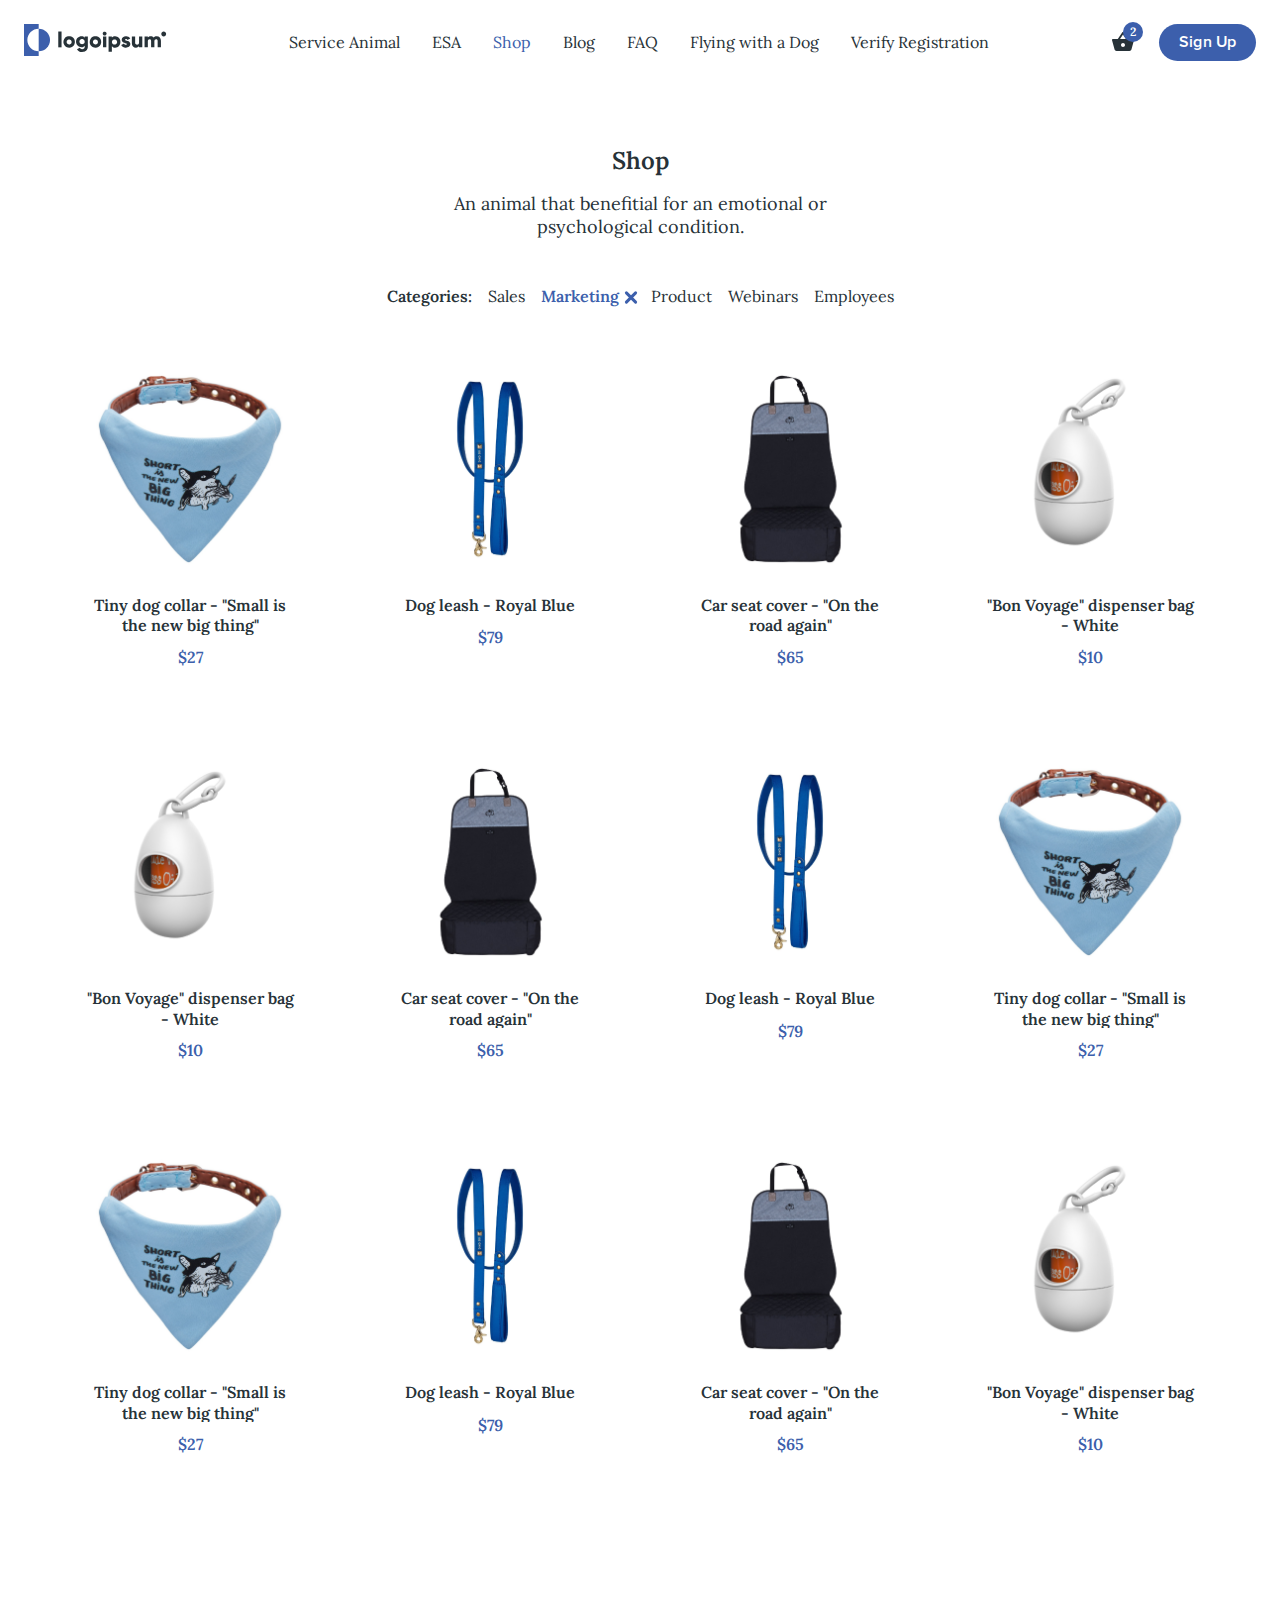
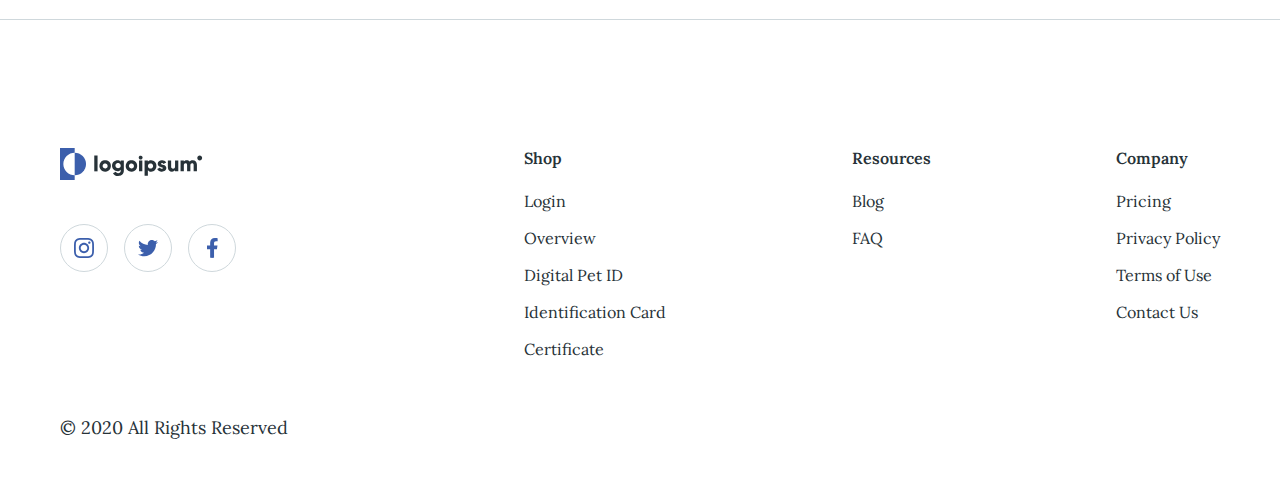
<file: shop.html>
<!DOCTYPE html>
<html lang="en">
<head>
    <meta charset="UTF-8">
    <meta name="viewport" content="width=device-width, initial-scale=1.0">
    <title>Dog Registry Project - Shop</title>
    <!-- Styles -->
    <link href="https://fonts.googleapis.com/css2?family=Lora:wght@400;600;700&display=swap" rel="stylesheet">
    <link rel="stylesheet" href="css/normalize.css">
    <link rel="stylesheet" href="css/header.css">
    <link rel="stylesheet" href="css/footer.css">
    <link rel="stylesheet" href="css/app.css">
    <link rel="stylesheet" href="css/shop.css">
</head>
<body>
    <!-- Header -->
    <header class="header" id="header">
        <a href="" class="logotype logotype--header">
            <picture>
                <source srcset="img/icons/logotype.svg" media="(min-width: 1200px)">
                <img src="img/icons/logotype-mobile.svg" alt="">
            </picture>
        </a>
        <div class="overlay">
            <nav class="nav">
                <ul class="nav__list">
                    <li class="nav__item">
                        <a href="service-animal.html" class="nav__link">Service Animal</a>
                    </li>
                    <li class="nav__item">
                        <a href="esa.html" class="nav__link">ESA</a>
                    </li>
                    <li class="nav__item">
                        <a href="shop.html" class="nav__link nav__link--active">Shop</a>
                    </li>
                    <li class="nav__item">
                        <a href="blog.html" class="nav__link">Blog</a>
                    </li>
                    <li class="nav__item">
                        <a href="faq.html" class="nav__link">FAQ</a>
                    </li>
                    <li class="nav__item">
                        <a href="flying.html" class="nav__link">Flying with a Dog</a>
                    </li>
                    <li class="nav__item">
                        <a href="verify-registration.html" class="nav__link">Verify Registration</a>
                    </li>
                </ul>
            </nav>
            <div class="mobile-delimiter"></div>
            <div class="interface interface--mobile">
                <div class="shopping-cart">
                    <a href="" class="shopping-cart__link">Cart</a>
                    <a href="" class="shopping-cart__basket" style="background-image: url(img/icons/basket-icon.svg);">
                        <span class="shopping-cart__basket--amount">2</span>
                    </a>
                </div>
                <a href="" class="sign-up btn">Sign Up</a>
            </div>
        </div>
        <div class="interface">
            <div class="shopping-cart">
                <a href="" class="shopping-cart__basket" style="background-image: url(img/icons/basket-icon.svg);">
                    <span class="shopping-cart__basket--amount">2</span>
                </a>
            </div>
            <a href="" class="sign-up btn">Sign Up</a>
        </div>
        <button class="hamburger" id="hamburger-toggle">
            Меню
            <span class="hamburger__inner"></span>
            <span class="hamburger__inner"></span>
            <span class="hamburger__inner"></span>
        </button>
    </header>
    <!-- End of header -->
    <!-- Shop -->
    <section class="shop" id="shop">
        <div class="container">
            <h1>Shop</h1>
            <div class="section-heading">
                <p class="section-heading__description">An animal that benefitial for an emotional or <br>psychological condition.</p>
            </div>
            <div class="categories categories--flex">
                <div class="categories__title">Categories:</div>
                <ul class="categories__list">
                    <li class="categories__item">
                        <a href="" class="categories__link">Sales</a>
                    </li>
                    <li class="categories__item">
                        <a href="" class="categories__link categories__link--active">Marketing</a>
                    </li>
                    <li class="categories__item">
                        <a href="" class="categories__link">Product</a>
                    </li>
                    <li class="categories__item">
                        <a href="" class="categories__link">Webinars</a>
                    </li>
                    <li class="categories__item">
                        <a href="" class="categories__link">Employees</a>
                    </li>
                </ul>
            </div>
            <div class="shop__wrapper">
                <div class="shop__item">
                    <a href="product.html" class="shop__img">
                        <picture>
                            <source srcset="img/shop/item-01.webp" type="image/webp">
                            <img src="img/shop/item-01.png" alt="Tiny dog collar - 'Small is the new big thing'">
                        </picture>
                    </a>
                    <h3 class="shop__name">Tiny dog collar - "Small is the new big thing"</h3>
                    <div class="shop__price">$27</div>
                </div>
                <div class="shop__item">
                    <a href="product.html" class="shop__img">
                        <picture>
                            <source srcset="img/shop/item-02.webp" type="image/webp">
                            <img src="img/shop/item-02.png" alt="Dog leash - Royal Blue">
                        </picture>
                    </a>
                    <h3 class="shop__name">Dog leash - Royal Blue</h3>
                    <div class="shop__price">$79</div>
                </div>
                <div class="shop__item">
                    <a href="product.html" class="shop__img">
                        <picture>
                            <source srcset="img/shop/item-03.webp" type="image/webp">
                            <img src="img/shop/item-03.png" alt="Car seat cover - 'On the road again'">
                        </picture>
                    </a>
                    <h3 class="shop__name">Car seat cover - "On the road again"</h3>
                    <div class="shop__price">$65</div>
                </div>
                <div class="shop__item">
                    <a href="product.html" class="shop__img">
                        <picture>
                            <source srcset="img/shop/item-04.webp" type="image/webp">
                            <img src="img/shop/item-04.png" alt="'Bon Voyage' dispenser bag - White">
                        </picture>
                    </a>
                    <h3 class="shop__name">"Bon Voyage" dispenser bag - White</h3>
                    <div class="shop__price">$10</div>
                </div>
                <div class="shop__item">
                    <a href="product.html" class="shop__img">
                        <picture>
                            <source srcset="img/shop/item-04.webp" type="image/webp">
                            <img src="img/shop/item-04.png" alt="'Bon Voyage' dispenser bag - White">
                        </picture>
                    </a>
                    <h3 class="shop__name">"Bon Voyage" dispenser bag - White</h3>
                    <div class="shop__price">$10</div>
                </div>
                <div class="shop__item">
                    <a href="product.html" class="shop__img">
                        <picture>
                            <source srcset="img/shop/item-03.webp" type="image/webp">
                            <img src="img/shop/item-03.png" alt="Car seat cover - 'On the road again'">
                        </picture>
                    </a>
                    <h3 class="shop__name">Car seat cover - "On the road again"</h3>
                    <div class="shop__price">$65</div>
                </div>
                <div class="shop__item">
                    <a href="product.html" class="shop__img">
                        <picture>
                            <source srcset="img/shop/item-02.webp" type="image/webp">
                            <img src="img/shop/item-02.png" alt="Dog leash - Royal Blue">
                        </picture>
                    </a>
                    <h3 class="shop__name">Dog leash - Royal Blue</h3>
                    <div class="shop__price">$79</div>
                </div>
                <div class="shop__item">
                    <a href="product.html" class="shop__img">
                        <picture>
                            <source srcset="img/shop/item-01.webp" type="image/webp">
                            <img src="img/shop/item-01.png" alt="Tiny dog collar - 'Small is the new big thing'">
                        </picture>
                    </a>
                    <h3 class="shop__name">Tiny dog collar - "Small is the new big thing"</h3>
                    <div class="shop__price">$27</div>
                </div>
                <div class="shop__item">
                    <a href="product.html" class="shop__img">
                        <picture>
                            <source srcset="img/shop/item-01.webp" type="image/webp">
                            <img src="img/shop/item-01.png" alt="Tiny dog collar - 'Small is the new big thing'">
                        </picture>
                    </a>
                    <h3 class="shop__name">Tiny dog collar - "Small is the new big thing"</h3>
                    <div class="shop__price">$27</div>
                </div>
                <div class="shop__item">
                    <a href="product.html" class="shop__img">
                        <picture>
                            <source srcset="img/shop/item-02.webp" type="image/webp">
                            <img src="img/shop/item-02.png" alt="Dog leash - Royal Blue">
                        </picture>
                    </a>
                    <h3 class="shop__name">Dog leash - Royal Blue</h3>
                    <div class="shop__price">$79</div>
                </div>
                <div class="shop__item">
                    <a href="product.html" class="shop__img">
                        <picture>
                            <source srcset="img/shop/item-03.webp" type="image/webp">
                            <img src="img/shop/item-03.png" alt="Car seat cover - 'On the road again'">
                        </picture>
                    </a>
                    <h3 class="shop__name">Car seat cover - "On the road again"</h3>
                    <div class="shop__price">$65</div>
                </div>
                <div class="shop__item">
                    <a href="product.html" class="shop__img">
                        <picture>
                            <source srcset="img/shop/item-04.webp" type="image/webp">
                            <img src="img/shop/item-04.png" alt="'Bon Voyage' dispenser bag - White">
                        </picture>
                    </a>
                    <h3 class="shop__name">"Bon Voyage" dispenser bag - White</h3>
                    <div class="shop__price">$10</div>
                </div>
            </div>
        </div>
    </section>
    <!-- End of shop -->
    <!-- Footer -->
    <footer class="footer" id="footer">
        <div class="container">
            <div class="footer__wrapper">
                <div class="footer__group">
                    <a href="" class="logotype">
                        <img src="img/icons/logotype.svg" alt="Logoipsum">
                    </a>
                    <div class="social">
                        <ul class="social__list">
                            <li class="social__item">
                                <a href="" class="social__link" style="background-image: url(img/icons/instagram.svg);"></a>
                            </li>
                            <li class="social__item">
                                <a href="" class="social__link" style="background-image: url(img/icons/twitter.svg);"></a>
                            </li>
                            <li class="social__item">
                                <a href="" class="social__link" style="background-image: url(img/icons/facebook.svg);"></a>
                            </li>
                        </ul>
                    </div>
                </div>
                <div class="footer__inner">
                    <div class="footer__column">
                        <ul class="footer__list">
                            <li class="footer__item">
                                <a href="" class="footer__link">Shop</a>
                            </li>
                            <li class="footer__item">
                                <a href="" class="footer__link">Login</a>
                            </li>
                            <li class="footer__item">
                                <a href="" class="footer__link">Overview</a>
                            </li>
                            <li class="footer__item">
                                <a href="" class="footer__link">Digital Pet ID</a>
                            </li>
                            <li class="footer__item">
                                <a href="" class="footer__link">Identification Card</a>
                            </li>
                            <li class="footer__item">
                                <a href="" class="footer__link">Certificate</a>
                            </li>
                        </ul>
                    </div>
                    <div class="footer__column">
                        <ul class="footer__list">
                            <li class="footer__item">
                                <a href="" class="footer__link">Resources</a>
                            </li>
                            <li class="footer__item">
                                <a href="" class="footer__link">Blog</a>
                            </li>
                            <li class="footer__item">
                                <a href="" class="footer__link">FAQ</a>
                            </li>
                        </ul>
                    </div>
                    <div class="footer__column">
                        <ul class="footer__list">
                            <li class="footer__item">
                                <a href="" class="footer__link">Company</a>
                            </li>
                            <li class="footer__item">
                                <a href="" class="footer__link">Pricing</a>
                            </li>
                            <li class="footer__item">
                                <a href="" class="footer__link">Privacy Policy</a>
                            </li>
                            <li class="footer__item">
                                <a href="" class="footer__link">Terms of Use</a>
                            </li>
                            <li class="footer__item">
                                <a href="" class="footer__link">Contact Us</a>
                            </li>
                        </ul>
                    </div>
                </div>
            </div>
            <div class="footer__bottom">
                <p class="footer__copyright">© 2020 All Rights Reserved</p>
            </div>
        </div>
    </footer>
    <!-- End of footer -->
    <!-- Scripts -->
    <script src="js/app.min.js"></script>
</body>
</html>
</file>
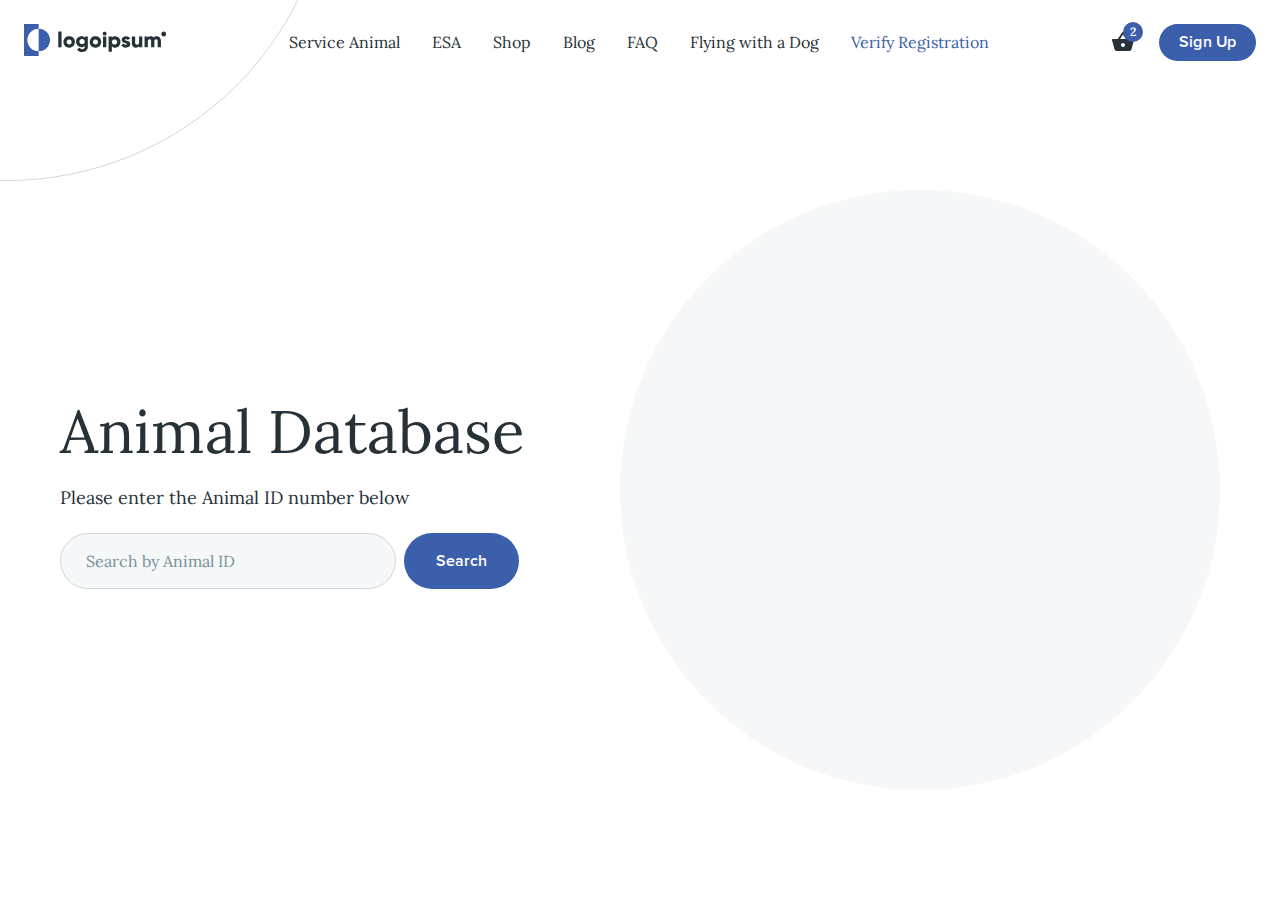
<file: verify-registration.html>
<!DOCTYPE html>
<html lang="en">
<head>
    <meta charset="UTF-8">
    <meta name="viewport" content="width=device-width, initial-scale=1.0">
    <title>Dog Registry Project - Animal Database</title>
    <!-- Styles -->
    <link href="https://fonts.googleapis.com/css2?family=Lora:wght@400;600&display=swap" rel="stylesheet">
    <link rel="stylesheet" href="css/normalize.css">
    <link rel="stylesheet" href="css/header.css">
    <link rel="stylesheet" href="css/footer.css">
    <link rel="stylesheet" href="css/app.css">
    <link rel="stylesheet" href="css/animal.css">
</head>
<body>
    <!-- Header -->
    <header class="header header--circle" id="header">
        <a href="" class="logotype logotype--header">
            <picture>
                <source srcset="img/icons/logotype.svg" media="(min-width: 1200px)">
                <img src="img/icons/logotype-mobile.svg" alt="">
            </picture>
        </a>
        <div class="overlay">
            <nav class="nav">
                <ul class="nav__list">
                    <li class="nav__item">
                        <a href="service-animal.html" class="nav__link">Service Animal</a>
                    </li>
                    <li class="nav__item">
                        <a href="esa.html" class="nav__link">ESA</a>
                    </li>
                    <li class="nav__item">
                        <a href="shop.html" class="nav__link">Shop</a>
                    </li>
                    <li class="nav__item">
                        <a href="blog.html" class="nav__link">Blog</a>
                    </li>
                    <li class="nav__item">
                        <a href="faq.html" class="nav__link">FAQ</a>
                    </li>
                    <li class="nav__item">
                        <a href="flying.html" class="nav__link">Flying with a Dog</a>
                    </li>
                    <li class="nav__item">
                        <a href="verify-registration.html" class="nav__link nav__link--active">Verify Registration</a>
                    </li>
                </ul>
            </nav>
            <div class="mobile-delimiter"></div>
            <div class="interface interface--mobile">
                <div class="shopping-cart">
                    <a href="" class="shopping-cart__link">Cart</a>
                    <a href="" class="shopping-cart__basket" style="background-image: url(img/icons/basket-icon.svg);">
                        <span class="shopping-cart__basket--amount">2</span>
                    </a>
                </div>
                <a href="" class="sign-up btn">Sign Up</a>
            </div>
        </div>
        <div class="interface">
            <div class="shopping-cart">
                <a href="" class="shopping-cart__basket" style="background-image: url(img/icons/basket-icon.svg);">
                    <span class="shopping-cart__basket--amount">2</span>
                </a>
            </div>
            <a href="" class="sign-up btn">Sign Up</a>
        </div>
        <button class="hamburger" id="hamburger-toggle">
            Меню
            <span class="hamburger__inner"></span>
            <span class="hamburger__inner"></span>
            <span class="hamburger__inner"></span>
        </button>
    </header>
    <!-- End of header -->
    <!-- Main -->
    <section class="main" id="main">
        <div class="container">
            <div class="main__wrapper">
                <div class="main__content">
                    <h1>Animal Database</h1>
                    <p class="main__description">Please enter the Animal ID number below</p>
                    <form action="" class="search-form">
                        <input type="text" class="search-form__input" placeholder="Search by Animal ID" required>
                        <button class="search-form__btn btn">Search</button>
                    </form>
                </div>
                <div class="main__img"></div>
            </div>
        </div>
    </section>
    <!-- End of main -->
    <!-- Scripts -->
    <script src="js/app.min.js"></script>
</body>
</html>
</file>
<file: css/header.css>
.header {
  display: -webkit-box;
  display: -ms-flexbox;
  display: flex;
  -webkit-box-pack: justify;
      -ms-flex-pack: justify;
          justify-content: space-between;
  -webkit-box-align: center;
      -ms-flex-align: center;
          align-items: center;
  padding: 24px;
}

.header--circle::before {
  content: '';
  position: absolute;
  top: -469px;
  left: -318px;
  width: 650px;
  height: 650px;
  border: 1px solid #CFD8DC;
  border-radius: 50%;
}

.logotype--header {
  position: relative;
  z-index: 101;
}

.nav__list {
  display: -webkit-box;
  display: -ms-flexbox;
  display: flex;
}

.nav__item + .nav__item {
  margin-left: 32px;
}

.nav__link {
  font-size: 16px;
}

.nav__link:hover {
  color: #3C5FAC;
}

.nav__link--active {
  color: #3C5FAC;
}

.interface {
  display: -webkit-box;
  display: -ms-flexbox;
  display: flex;
  -webkit-box-align: center;
      -ms-flex-align: center;
          align-items: center;
}

.shopping-cart__link {
  display: block;
  margin-right: 24px;
  font-size: 16px;
}

.shopping-cart__link:hover {
  color: #3C5FAC;
}

.shopping-cart__basket {
  position: relative;
  display: block;
  margin-right: 24px;
  width: 24px;
  height: 24px;
}

.shopping-cart__basket--amount {
  position: absolute;
  top: -8px;
  right: -8px;
  width: 20px;
  height: 20px;
  font-size: 12px;
  font-weight: 600;
  line-height: 20px;
  text-align: center;
  color: #FFF;
  background: #3C5FAC;
  border-radius: 50%;
}

.sign-up {
  padding: 8px 20px;
  border-radius: 94px;
}

.hamburger {
  display: inline-block;
  position: relative;
  z-index: 101;
  padding: 0;
  margin: 0;
  min-width: 24px;
  height: 24px;
  font-size: 0;
  text-align: center;
  background: none;
  border: none;
  cursor: pointer;
}

.hamburger:focus {
  outline: none;
}

.hamburger--active .hamburger__inner:first-child {
  top: 10px;
  -webkit-transform: rotate(45deg);
      -ms-transform: rotate(45deg);
          transform: rotate(45deg);
}

.hamburger--active .hamburger__inner:nth-child(2) {
  width: 0;
  opacity: 0;
}

.hamburger--active .hamburger__inner:last-child {
  top: 10px;
  -webkit-transform: rotate(-45deg);
      -ms-transform: rotate(-45deg);
          transform: rotate(-45deg);
}

.hamburger__inner {
  display: block;
  position: absolute;
  width: 100%;
  height: 3px;
  background: #273238;
  border-radius: 30px;
  -webkit-transition: all 0.5s ease-in-out;
  -o-transition: all 0.5s ease-in-out;
  transition: all 0.5s ease-in-out;
}

.hamburger__inner:first-child {
  top: 0;
}

.hamburger__inner:nth-child(2) {
  top: 10px;
}

.hamburger__inner:last-child {
  top: 20px;
}

@-webkit-keyframes fadeInRight {
  0% {
    left: 50px;
    opacity: 0;
  }
  75% {
    left: 12px;
    -webkit-transform: rotate(0deg);
            transform: rotate(0deg);
    opacity: 1;
  }
  100% {
    left: 0;
    -webkit-transform: rotate(0deg);
            transform: rotate(0deg);
    opacity: 1;
  }
}

@keyframes fadeInRight {
  0% {
    left: 50px;
    opacity: 0;
  }
  75% {
    left: 12px;
    -webkit-transform: rotate(0deg);
            transform: rotate(0deg);
    opacity: 1;
  }
  100% {
    left: 0;
    -webkit-transform: rotate(0deg);
            transform: rotate(0deg);
    opacity: 1;
  }
}

@media (min-width: 992px) and (max-width: 1199px) {
  .header--circle::before {
    top: -499px;
    left: -495px;
  }
}

@media (min-width: 992px) {
  .hamburger,
  .interface--mobile {
    display: none;
  }
}

@media (max-width: 991px) {
  .header--circle::before {
    top: -499px;
    left: -466px;
  }
  .overlay {
    display: -webkit-box;
    display: -ms-flexbox;
    display: flex;
    -webkit-box-orient: vertical;
    -webkit-box-direction: normal;
        -ms-flex-direction: column;
            flex-direction: column;
    -webkit-box-pack: justify;
        -ms-flex-pack: justify;
            justify-content: space-between;
    position: fixed;
    top: 0;
    right: 0;
    z-index: 100;
    -webkit-transform-origin: right top;
        -ms-transform-origin: right top;
            transform-origin: right top;
    -webkit-transform: scale(0);
        -ms-transform: scale(0);
            transform: scale(0);
    overflow: hidden;
    visibility: hidden;
    height: 100%;
    width: 100%;
    opacity: 0;
    background: #FFF;
    -webkit-transition: all 0.5s ease-in-out;
    -o-transition: all 0.5s ease-in-out;
    transition: all 0.5s ease-in-out;
  }
  .overlay--open {
    -webkit-transform: scale(1);
        -ms-transform: scale(1);
            transform: scale(1);
    visibility: visible;
    opacity: 0.99;
  }
  .overlay--open .nav__item {
    display: block;
    -webkit-animation: fadeInRight 0.95s cubic-bezier(0.42, 0.83, 0.7, 1.25) forwards;
            animation: fadeInRight 0.95s cubic-bezier(0.42, 0.83, 0.7, 1.25) forwards;
    -webkit-animation-delay: 0.3s;
            animation-delay: 0.3s;
    -webkit-transform-origin: bottom;
        -ms-transform-origin: bottom;
            transform-origin: bottom;
  }
  .overlay--open .nav__item:nth-of-type(2) {
    -webkit-animation-delay: 0.45s;
            animation-delay: 0.45s;
  }
  .overlay--open .nav__item:nth-of-type(3) {
    -webkit-animation-delay: 0.55s;
            animation-delay: 0.55s;
  }
  .overlay--open .nav__item:nth-of-type(4) {
    -webkit-animation-delay: 0.65s;
            animation-delay: 0.65s;
  }
  .overlay--open .nav__item:nth-of-type(5) {
    -webkit-animation-delay: 0.75s;
            animation-delay: 0.75s;
  }
  .overlay--open .nav__item:nth-of-type(6) {
    -webkit-animation-delay: 0.85s;
            animation-delay: 0.85s;
  }
  .overlay--open .nav__item:nth-of-type(7) {
    -webkit-animation-delay: 0.95s;
            animation-delay: 0.95s;
  }
  .overlay--open .nav__item:nth-of-type(8) {
    -webkit-animation-delay: 1.05s;
            animation-delay: 1.05s;
  }
  .overlay--open .nav__item:nth-of-type(9) {
    -webkit-animation-delay: 1.15s;
            animation-delay: 1.15s;
  }
  .overlay--open .nav__item:nth-of-type(10) {
    -webkit-animation-delay: 1.25s;
            animation-delay: 1.25s;
  }
  .nav {
    padding-top: 83px;
    padding-bottom: 31px;
    margin: auto 24px auto;
    width: calc(100% - 48px);
    max-height: calc(100% - 263px);
  }
  .nav__list {
    -webkit-box-orient: vertical;
    -webkit-box-direction: normal;
        -ms-flex-direction: column;
            flex-direction: column;
    height: 100%;
    overflow-x: hidden;
    overflow-y: scroll;
  }
  .nav__list::-webkit-scrollbar {
    display: none;
  }
  .nav__item {
    position: relative;
    width: 100%;
    opacity: 0;
  }
  .nav__item + .nav__item {
    margin-top: 24px;
    margin-left: 0;
  }
  .interface:not(.interface--mobile) {
    display: none;
  }
  .interface {
    display: block;
  }
  .interface--mobile {
    margin: 0 24px 31px;
    padding-top: 32px;
    width: calc(100% - 48px);
    background: -webkit-gradient(linear, left bottom, left top, color-stop(85%, white), to(rgba(255, 255, 255, 0.2)));
    background: -o-linear-gradient(bottom, white 85%, rgba(255, 255, 255, 0.2));
    background: linear-gradient(to top, white 85%, rgba(255, 255, 255, 0.2));
  }
  .shopping-cart {
    display: -webkit-box;
    display: -ms-flexbox;
    display: flex;
    -webkit-box-align: center;
        -ms-flex-align: center;
            align-items: center;
    margin-bottom: 28px;
  }
  .mobile-delimiter {
    margin-top: auto;
    margin-bottom: auto;
    width: 100%;
    height: 1px;
    background: #CFD8DC;
  }
}
</file>
<file: css/footer.css>
.footer {
  padding: 128px 0 37px;
  background: #FFF;
  -webkit-box-shadow: 0 -1px 0 #CFD8DC;
          box-shadow: 0 -1px 0 #CFD8DC;
}

.footer__wrapper {
  display: -webkit-box;
  display: -ms-flexbox;
  display: flex;
  -webkit-box-pack: justify;
      -ms-flex-pack: justify;
          justify-content: space-between;
}

.footer__inner {
  display: -webkit-box;
  display: -ms-flexbox;
  display: flex;
  -webkit-box-pack: justify;
      -ms-flex-pack: justify;
          justify-content: space-between;
  width: 60%;
}

.footer__item:first-child {
  margin-bottom: 23px;
}

.footer__item:first-child .footer__link {
  font-weight: 600;
}

.footer__item:nth-child(n + 3) {
  margin-top: 16px;
}

.footer__link {
  font-size: 16px;
}

.footer__link:hover {
  color: #3C5FAC;
}

.footer__bottom {
  margin-top: 57px;
}

.social__list {
  display: -webkit-box;
  display: -ms-flexbox;
  display: flex;
  -webkit-box-align: center;
      -ms-flex-align: center;
          align-items: center;
  margin-top: 40px;
}

.social__item {
  padding: 13px;
  border: 1px solid #CFD8DC;
  border-radius: 50%;
  -webkit-transition: border 0.5s;
  -o-transition: border 0.5s;
  transition: border 0.5s;
}

.social__item:hover {
  border: 1px solid #3C5FAC;
}

.social__item + .social__item {
  margin-left: 16px;
}

.social__link {
  display: block;
  width: 20px;
  height: 20px;
  background-repeat: no-repeat;
  background-size: initial;
  background-position: center;
}

@media (max-width: 575px) {
  .footer {
    padding: 60px 0;
  }
  .footer__wrapper {
    position: relative;
    -webkit-box-orient: vertical;
    -webkit-box-direction: normal;
        -ms-flex-direction: column;
            flex-direction: column;
  }
  .footer__inner {
    -ms-flex-wrap: wrap;
        flex-wrap: wrap;
    width: 100%;
  }
  .footer__group {
    margin-bottom: 40px;
  }
  .footer__column {
    margin-bottom: 40px;
    width: 50%;
  }
  .footer__bottom {
    margin-top: 110px;
  }
  .social {
    position: absolute;
    bottom: -45px;
  }
}
</file>
<file: css/app.css>
@font-face {
  font-family: "Proxima Nova";
  font-style: normal;
  font-weight: 600;
  font-display: swap;
  src: local("Proxima Nova"), url("../fonts/ProximaNova-Semibold.woff2") format("woff2"), url("../fonts/ProximaNova-Semibold.woff") format("woff"), url("../fonts/ProximaNova-Semibold.eot") format("embedded-opentype");
}

html {
  -webkit-box-sizing: border-box;
          box-sizing: border-box;
}

*,
*:before,
*:after {
  -webkit-box-sizing: inherit;
          box-sizing: inherit;
}

body {
  position: relative;
  overflow-x: hidden;
  font-family: 'Lora', sans-serif;
  line-height: 1.3;
  color: #273238;
}

.grey {
  background: #F5F7F8;
}

ul,
ol,
li {
  display: block;
  padding: 0;
  margin: 0;
  list-style: none;
}

h1, h2, h3, h4, h5, h6 {
  font-family: 'Lora', sans-serif;
  margin: 0;
}

p {
  margin: 0;
}

h1 {
  font-size: 60px;
  font-weight: normal;
  text-align: center;
}

h2 {
  font-size: 36px;
  font-weight: 600;
}

h3 {
  font-size: 24px;
  font-weight: 600;
}

h4 {
  font-size: 18px;
  font-weight: 600;
}

p {
  font-family: 'Lora', sans-serif;
  font-size: 18px;
}

a {
  display: inline-block;
  text-decoration: none;
  color: inherit;
  -webkit-transition: all 0.5s;
  -o-transition: all 0.5s;
  transition: all 0.5s;
}

img {
  max-width: 100%;
}

svg path {
  -webkit-transition: stroke 0.35s;
  -o-transition: stroke 0.35s;
  transition: stroke 0.35s;
}

input:not([type=checkbox]):not([type=radio]),
textarea,
select {
  -webkit-appearance: none;
     -moz-appearance: none;
          appearance: none;
}

/* COMMON FOR PAGE */
.scroll-disabled {
  overflow: hidden;
}

.container {
  padding: 0 15px;
  margin: 0 auto;
  max-width: 1190px;
}

.btn {
  font-family: 'Proxima Nova', 'Lora', sans-serif;
  text-align: center;
  color: #FFF;
  background: #3C5FAC;
}

.cta {
  margin-bottom: 80px;
}

.cta--main {
  margin-bottom: 128px;
}

.cta__wrapper {
  display: -webkit-box;
  display: -ms-flexbox;
  display: flex;
  -webkit-box-pack: justify;
      -ms-flex-pack: justify;
          justify-content: space-between;
  -webkit-box-align: center;
      -ms-flex-align: center;
          align-items: center;
  padding: 60px;
  color: #fff;
  background: #3C5FAC;
  border-radius: 5px;
}

.cta__title {
  font-weight: normal;
}

.cta__btn {
  padding: 16px 32px;
  font-family: 'Proxima Nova', 'Lora', sans-serif;
  font-size: 16px;
  font-weight: 600;
  line-height: 24px;
  text-align: center;
  color: #1893E7;
  background: #fff;
  border-radius: 94px;
}

.cta__btn:hover {
  -webkit-transform: scale(1.02);
      -ms-transform: scale(1.02);
          transform: scale(1.02);
}

.section-heading {
  margin: 16px auto 48px;
  max-width: 562px;
  text-align: center;
}

.section-heading--wide {
  max-width: 760px;
}

.section-heading--medium {
  max-width: 680px;
}

.section-heading__title {
  margin-bottom: 16px;
  font-weight: normal;
}

.section-heading__description {
  line-height: 23px;
}

.categories--flex {
  display: -webkit-box;
  display: -ms-flexbox;
  display: flex;
  -webkit-box-pack: center;
      -ms-flex-pack: center;
          justify-content: center;
}

.categories--flex .categories__list {
  display: -webkit-box;
  display: -ms-flexbox;
  display: flex;
}

.categories--flex .categories__item {
  margin-left: 16px;
}

.categories--flex .categories__link--active {
  margin-right: 16px;
}

.categories__title {
  font-size: 16px;
  font-weight: 600;
}

.categories__link {
  -webkit-transition: all 0s;
  -o-transition: all 0s;
  transition: all 0s;
}

.categories__link--active {
  position: relative;
  font-weight: 600;
  color: #3C5FAC;
}

.categories__link--active::before, .categories__link--active::after {
  content: '';
  position: absolute;
  top: 50%;
  right: -20px;
  width: 16px;
  height: 3px;
  background: #3C5FAC;
  border-radius: 94px;
}

.categories__link--active::before {
  -webkit-transform: rotate(45deg);
      -ms-transform: rotate(45deg);
          transform: rotate(45deg);
}

.categories__link--active::after {
  -webkit-transform: rotate(-45deg);
      -ms-transform: rotate(-45deg);
          transform: rotate(-45deg);
}

.back {
  margin-bottom: 20px;
  font-weight: 600;
  color: #79909C;
}

.back::before {
  content: '<';
  display: inline-block;
  margin-right: 8px;
}

.topic {
  margin-top: 60px;
  font-size: 24px;
  text-align: center;
}

@media (min-width: 1200px) {
  .categories:not(.categories--flex) {
    margin-top: 60px;
  }
  .categories:not(.categories--flex)__list {
    margin-top: 20px;
  }
  .categories:not(.categories--flex)__item + .categories:not(.categories--flex)__item {
    margin-top: 12px;
  }
  .categories--vertical .categories__list {
    margin-top: 20px;
  }
  .categories--vertical .categories__item + .categories__item {
    margin-top: 12px;
  }
}

@media (max-width: 1199px) {
  .categories {
    display: -webkit-box;
    display: -ms-flexbox;
    display: flex;
    -webkit-box-align: center;
        -ms-flex-align: center;
            align-items: center;
  }
  .categories__list {
    display: -webkit-box;
    display: -ms-flexbox;
    display: flex;
  }
  .categories__item {
    margin-left: 16px;
  }
  .categories__item + .categories__item {
    margin-top: 0;
  }
  .categories__link--active {
    margin-right: 16px;
  }
  .categories:not(.categories--flex) {
    margin-left: 40px;
  }
}

@media (max-width: 992px) {
  .cta__wrapper {
    -webkit-box-orient: vertical;
    -webkit-box-direction: normal;
        -ms-flex-direction: column;
            flex-direction: column;
    text-align: center;
  }
  .cta__btn {
    margin-top: 24px;
  }
}

@media (max-width: 767px) {
  .categories {
    -ms-flex-wrap: nowrap;
        flex-wrap: nowrap;
    padding: 24px 0;
    max-width: 100%;
    width: 100%;
    overflow-x: scroll;
    overflow-y: hidden;
  }
  .categories::-webkit-scrollbar {
    display: none;
  }
}

@media (max-width: 575px) {
  .section-heading {
    margin: 16px auto 40px;
  }
  .categories--flex {
    -webkit-box-pack: justify;
        -ms-flex-pack: justify;
            justify-content: space-between;
  }
}
</file>
<file: css/article.css>
.content {
  margin-top: 60px;
}

.article__content {
  margin: 60px auto 0;
  max-width: 680px;
}

.article__content::after {
  content: '';
  display: block;
  margin-top: 80px;
  width: 100%;
  height: 1px;
  background: #CFD8DC;
}

.article__content h1 {
  font-size: 36px;
  text-align: left;
}

.article__body {
  margin-top: 40px;
}

.article__body p + p {
  margin-top: 33px;
}

.article__body h3 {
  margin: 60px 0 32px;
}

.news {
  margin-bottom: 20px;
}

.news__wrapper {
  margin-left: auto;
  max-width: 961px;
  width: 100%;
}

.news__current {
  display: -webkit-box;
  display: -ms-flexbox;
  display: flex;
  -webkit-box-align: center;
      -ms-flex-align: center;
          align-items: center;
}

.news__img {
  max-width: 520px;
  min-width: 520px;
  width: 100%;
}

.news__img img {
  width: 100%;
}

.news__content {
  margin-left: 40px;
}

.news__heading {
  max-width: 400px;
  width: 100%;
}

.news__description {
  margin-top: 12px;
  max-width: 360px;
  width: 100%;
}

.news__inner {
  display: -webkit-box;
  display: -ms-flexbox;
  display: flex;
  -ms-flex-wrap: wrap;
      flex-wrap: wrap;
  margin-top: 60px;
}

.news__inner--article {
  margin-top: 32px;
}

.news__item {
  margin-bottom: 60px;
}

.news__head {
  display: block;
  background: #C4C4C4;
}

.news__head img {
  width: 100%;
  height: 100%;
}

.news__title {
  margin-top: 16px;
  overflow: hidden;
  max-width: 280px;
  font-size: 18px;
}

.news__btn {
  margin-top: 12px;
  font-size: 16px;
  color: #79909C;
}

@media (min-width: 1200px) {
  .news--flex {
    display: -webkit-box;
    display: -ms-flexbox;
    display: flex;
  }
  .news__inner:not(.news__inner--small) .news__item {
    max-width: 360px;
  }
  .news__inner:not(.news__inner--small) .news__item:nth-child(3n - 1) {
    margin-right: 40px;
    margin-left: 40px;
  }
}

@media (min-width: 992px) and (max-width: 1200px) {
  .news__inner:not(.news__inner--small) .news__item {
    max-width: 32%;
  }
  .news__inner:not(.news__inner--small) .news__item:nth-child(3n - 1) {
    margin-right: 2%;
    margin-left: 2%;
  }
}

@media (min-width: 992px) {
  .news__inner:not(.news__inner--small) .news__head {
    max-height: 203px;
  }
  .news__inner:not(.news__inner--small) .news__head img {
    max-height: 203px;
  }
  .news__inner--small .news__item {
    max-width: 303px;
  }
  .news__inner--small .news__item:nth-child(3n - 1) {
    margin-right: 26px;
    margin-left: 26px;
  }
  .news__inner--small .news__head {
    max-height: 170px;
  }
  .news__inner--small .news__head img {
    max-height: 170px;
  }
}

@media (max-width: 991px) {
  .news__current {
    -webkit-box-align: start;
        -ms-flex-align: start;
            align-items: flex-start;
    -webkit-box-orient: vertical;
    -webkit-box-direction: normal;
        -ms-flex-direction: column;
            flex-direction: column;
  }
  .news__img {
    max-width: 100%;
  }
  .news__content {
    margin-top: 20px;
    margin-left: 0;
  }
  .news__heading, .news__description {
    max-width: 100%;
  }
  .news__head {
    max-height: 181px;
  }
  .news__head img {
    max-height: 181px;
  }
}

@media (max-width: 767px) {
  .news__img {
    min-width: 100%;
  }
}

@media (min-width: 576px) and (max-width: 991px) {
  .news__item {
    width: 48%;
  }
  .news__item:nth-child(2n) {
    margin-left: 4%;
  }
}

@media (max-width: 575px) {
  .article__content {
    margin-top: 17px;
  }
  .article__content h1 {
    font-size: 18px;
  }
  .news__heading {
    font-size: 18px;
  }
  .news__description {
    display: none;
  }
  .news__item {
    width: 100%;
  }
}
</file>
<file: css/blog.css>
.content {
  margin-top: 60px;
}

.news {
  margin-bottom: 20px;
}

.news__wrapper {
  margin-left: auto;
  max-width: 961px;
  width: 100%;
}

.news__current {
  display: -webkit-box;
  display: -ms-flexbox;
  display: flex;
  -webkit-box-align: center;
      -ms-flex-align: center;
          align-items: center;
}

.news__img {
  max-width: 520px;
  min-width: 520px;
  width: 100%;
}

.news__img img {
  width: 100%;
}

.news__content {
  margin-left: 40px;
}

.news__heading {
  max-width: 400px;
  width: 100%;
  font-size: 36px;
  font-weight: normal;
}

.news__description {
  margin-top: 12px;
  max-width: 360px;
  width: 100%;
}

.news__inner {
  display: -webkit-box;
  display: -ms-flexbox;
  display: flex;
  -ms-flex-wrap: wrap;
      flex-wrap: wrap;
  margin-top: 60px;
}

.news__item {
  margin-bottom: 60px;
}

.news__head {
  display: block;
  background: #C4C4C4;
}

.news__head img {
  width: 100%;
  height: 100%;
}

.news__title {
  margin-top: 16px;
  overflow: hidden;
  max-width: 280px;
  font-size: 18px;
}

.news__btn {
  margin-top: 12px;
  font-size: 16px;
  color: #79909C;
}

@media (min-width: 1200px) {
  .news--flex {
    display: -webkit-box;
    display: -ms-flexbox;
    display: flex;
  }
}

@media (max-width: 1199px) {
  .aside {
    display: -webkit-box;
    display: -ms-flexbox;
    display: flex;
    -webkit-box-align: center;
        -ms-flex-align: center;
            align-items: center;
    margin-bottom: 42px;
  }
}

@media (min-width: 992px) {
  .news__inner:not(.news__inner--small) .news__item {
    max-width: 360px;
  }
  .news__inner:not(.news__inner--small) .news__item:nth-child(3n - 1) {
    margin-right: 40px;
    margin-left: 40px;
  }
  .news__inner:not(.news__inner--small) .news__head {
    max-height: 203px;
  }
  .news__inner:not(.news__inner--small) .news__head img {
    max-height: 203px;
  }
  .news__inner--small .news__item {
    max-width: 303px;
  }
  .news__inner--small .news__item:nth-child(3n - 1) {
    margin-right: 26px;
    margin-left: 26px;
  }
  .news__inner--small .news__head {
    max-height: 170px;
  }
  .news__inner--small .news__head img {
    max-height: 170px;
  }
}

@media (max-width: 991px) {
  .news__current {
    -webkit-box-align: start;
        -ms-flex-align: start;
            align-items: flex-start;
    -webkit-box-orient: vertical;
    -webkit-box-direction: normal;
        -ms-flex-direction: column;
            flex-direction: column;
  }
  .news__img {
    max-width: 100%;
  }
  .news__content {
    margin-top: 20px;
    margin-left: 0;
  }
  .news__heading, .news__description {
    max-width: 100%;
  }
  .news__head {
    max-height: 181px;
  }
  .news__head img {
    max-height: 181px;
  }
}

@media (max-width: 767px) {
  .news__img {
    min-width: 100%;
  }
}

@media (min-width: 576px) and (max-width: 991px) {
  .news__item {
    width: 48%;
  }
  .news__item:nth-child(2n) {
    margin-left: 4%;
  }
}

@media (max-width: 575px) {
  .news__heading {
    font-size: 18px;
  }
  .news__description {
    display: none;
  }
  .news__item {
    width: 100%;
  }
}
</file>
<file: css/faq.css>
.faq-section {
  padding: 80px 0 128px;
}

.switch--faq .switch__control {
  margin: 48px auto 34px;
}

.switch__control {
  display: -webkit-box;
  display: -ms-flexbox;
  display: flex;
  -webkit-box-pack: center;
      -ms-flex-pack: center;
          justify-content: center;
  -webkit-box-align: center;
      -ms-flex-align: center;
          align-items: center;
  margin: 48px auto;
  width: -webkit-fit-content;
  width: -moz-fit-content;
  width: fit-content;
  overflow: hidden;
  background: #FFF;
  border: 1px solid #CFD8DC;
  border-radius: 94px;
}

.switch__item {
  display: inline-block;
  padding: 16px 32px;
  font-size: 16px;
  font-weight: 600;
  line-height: 24px;
  text-align: center;
  color: #3C5FAC;
  border-radius: 94px;
  cursor: pointer;
  -webkit-transition: all 0.5s;
  -o-transition: all 0.5s;
  transition: all 0.5s;
}

.switch__item--active {
  color: #fff;
  background: #3C5FAC;
  -webkit-box-shadow: 0 -1px 0 #3C5FAC;
          box-shadow: 0 -1px 0 #3C5FAC;
}

.switch__content {
  display: none;
}

.switch__content--active {
  display: block;
}

.faq--indent {
  margin: 80px 0;
}

.faq h1 {
  text-align: center;
}

.faq__wrapper {
  display: -webkit-box;
  display: -ms-flexbox;
  display: flex;
  -webkit-box-pack: justify;
      -ms-flex-pack: justify;
          justify-content: space-between;
}

.faq__column {
  width: 100%;
}

.faq__item {
  width: 100%;
}

.faq__item + .faq__item {
  margin-top: 8px;
}

.faq__trigger {
  position: relative;
  padding: 22px 24px;
  background: #FFF;
  border-radius: 8px;
  cursor: pointer;
  -webkit-transition: all 0.35s;
  -o-transition: all 0.35s;
  transition: all 0.35s;
}

.faq__trigger::before, .faq__trigger::after {
  content: '';
  display: block;
  position: absolute;
  top: 50%;
  right: 24px;
  -webkit-transform: translateY(-50%);
      -ms-transform: translateY(-50%);
          transform: translateY(-50%);
  width: 20px;
  height: 3px;
  background: #3C5FAC;
  border-radius: 30px;
  -webkit-transition: all 0.35s;
  -o-transition: all 0.35s;
  transition: all 0.35s;
}

.faq__trigger::before {
  -webkit-transform: rotate(0);
      -ms-transform: rotate(0);
          transform: rotate(0);
}

.faq__trigger::after {
  -webkit-transform: rotate(-90deg);
      -ms-transform: rotate(-90deg);
          transform: rotate(-90deg);
}

.faq__trigger--active {
  border-bottom-right-radius: 0px;
  border-bottom-left-radius: 0px;
}

.faq__trigger--active::before {
  -webkit-transform: rotate(45deg);
      -ms-transform: rotate(45deg);
          transform: rotate(45deg);
}

.faq__trigger--active::after {
  -webkit-transform: rotate(-45deg);
      -ms-transform: rotate(-45deg);
          transform: rotate(-45deg);
}

.faq__trigger--active .faq__title {
  font-weight: 600;
}

.faq__title {
  max-width: 432px;
  font-size: 16px;
  font-weight: normal;
}

.faq__content {
  display: none;
  padding: 0 24px 24px;
  background: #FFF;
  border-bottom-right-radius: 8px;
  border-bottom-left-radius: 8px;
}

.faq__description {
  font-size: 16px;
}

.faq__help {
  margin: 48px auto 0;
  max-width: 518px;
  font-size: 16px;
  text-align: center;
}

.faq__help a {
  color: #3C5FAC;
}

@media (min-width: 992px) {
  .faq__column:nth-child(2) {
    margin-left: 24px;
  }
  .faq__item {
    max-width: 568px;
  }
}

@media (max-width: 991px) {
  .faq__wrapper {
    -webkit-box-orient: vertical;
    -webkit-box-direction: normal;
        -ms-flex-direction: column;
            flex-direction: column;
  }
  .faq__column {
    margin-top: 8px;
  }
}

@media (max-width: 575px) {
  .switch__control {
    -webkit-box-pack: start;
        -ms-flex-pack: start;
            justify-content: flex-start;
    -ms-flex-wrap: nowrap;
        flex-wrap: nowrap;
    min-width: 100%;
    max-width: 100%;
    width: 100%;
    overflow-x: scroll;
    overflow-y: hidden;
  }
  .switch__control::-webkit-scrollbar {
    display: none;
  }
  .switch__item {
    width: 100%;
    white-space: nowrap;
  }
}

@media (max-width: 399px) {
  .faq__title {
    max-width: 154px;
  }
}
</file>
<file: css/flying.css>
.flying {
  margin: 80px 0 128px;
}

.flying h1 {
  text-align: center;
}

.switch__control {
  display: -webkit-box;
  display: -ms-flexbox;
  display: flex;
  -webkit-box-pack: center;
      -ms-flex-pack: center;
          justify-content: center;
  -webkit-box-align: center;
      -ms-flex-align: center;
          align-items: center;
  margin: 48px auto 0;
  margin-bottom: 48px;
  width: -webkit-fit-content;
  width: -moz-fit-content;
  width: fit-content;
  overflow: hidden;
  background: #FFF;
  border: 1px solid #CFD8DC;
  border-radius: 94px;
}

.switch__item {
  display: inline-block;
  padding: 16px 32px;
  font-size: 16px;
  font-weight: 600;
  line-height: 24px;
  text-align: center;
  color: #3C5FAC;
  cursor: pointer;
}

.switch__item--active {
  color: #fff;
  background: #3C5FAC;
  border-radius: 94px;
  -webkit-box-shadow: 0 -1px 0 #3C5FAC;
          box-shadow: 0 -1px 0 #3C5FAC;
}

.switch__content {
  display: none;
}

.switch__content--active {
  display: block;
}

.tabs {
  background: #fff;
  border: 1px solid #CFD8DC;
  border-radius: 5px;
}

.tabs__list {
  display: -webkit-box;
  display: -ms-flexbox;
  display: flex;
  -webkit-box-pack: justify;
      -ms-flex-pack: justify;
          justify-content: space-between;
  -webkit-box-align: center;
      -ms-flex-align: center;
          align-items: center;
  border-bottom: 1px solid #CFD8DC;
}

.tabs__item {
  position: relative;
  display: -webkit-box;
  display: -ms-flexbox;
  display: flex;
  -webkit-box-pack: center;
      -ms-flex-pack: center;
          justify-content: center;
  -webkit-box-align: center;
      -ms-flex-align: center;
          align-items: center;
  padding: 52px 30px;
  width: 100%;
  height: 43px;
  border-bottom: 3px solid transparent;
  -webkit-transition: all 0.3s;
  -o-transition: all 0.3s;
  transition: all 0.3s;
  cursor: pointer;
}

.tabs__item:hover {
  background: #F5F7F8;
}

.tabs__item--active {
  border-bottom: 3px solid #3C5FAC;
}

.tabs__item--active::before {
  content: '';
  display: block;
  position: absolute;
  bottom: 0;
  left: 50%;
  -webkit-transform: translateX(-50%);
      -ms-transform: translateX(-50%);
          transform: translateX(-50%);
  border: 4px solid transparent;
  border-bottom: 4px solid #3C5FAC;
}

.tabs__item img {
  -o-object-fit: contain;
     object-fit: contain;
}

.tabs__content {
  display: none;
}

.tabs__content--active {
  display: block;
}

.tabs__inner {
  display: -webkit-box;
  display: -ms-flexbox;
  display: flex;
}

.tabs__description {
  width: 100%;
}

.tabs__description:nth-child(2n) {
  margin-left: auto;
}

.tips {
  margin: 60px 0;
}

.tips__head {
  margin: 0 auto;
  max-width: 528px;
  font-size: 24px;
  text-align: center;
}

.tips__wrapper {
  display: -webkit-box;
  display: -ms-flexbox;
  display: flex;
  margin-top: 25px;
}

.tips__item {
  position: relative;
  text-align: center;
}

.tips__title {
  font-size: 18px;
}

@media (min-width: 1200px) {
  .tabs__inner {
    padding: 60px 48px;
  }
  .tabs__description {
    max-width: 480px;
  }
}

@media (max-width: 1199px) {
  .tabs__inner {
    padding: 60px 24px;
  }
}

@media (min-width: 992px) and (max-width: 1199px) {
  .tabs__description {
    max-width: 440px;
  }
}

@media (min-width: 992px) {
  .tips__item {
    max-width: 160px;
    width: 100%;
  }
  .tips__item + .tips__item {
    margin-left: 40px;
  }
  .tips__item + .tips__item::before {
    content: '';
    display: inline-block;
    position: absolute;
    top: 71px;
    left: -67px;
    width: 96px;
    height: 1px;
    background-image: url(../img/icons/tips-delimiter.svg);
  }
  .tips__title {
    overflow: hidden;
    max-height: 46px;
    height: 100%;
  }
}

@media (max-width: 991px) {
  .tabs__inner {
    -webkit-box-orient: vertical;
    -webkit-box-direction: normal;
        -ms-flex-direction: column;
            flex-direction: column;
  }
  .tabs__description + .tabs__description {
    margin-top: 40px;
  }
  .tips__item {
    margin-bottom: 40px;
  }
}

@media (min-width: 768px) and (max-width: 991px) {
  .tips__item {
    width: 32%;
  }
  .tips__item:nth-child(3n), .tips__item:nth-child(3n - 1) {
    margin-left: 1.3333333%;
  }
}

@media (max-width: 767px) {
  .tabs__list {
    -ms-flex-wrap: nowrap;
        flex-wrap: nowrap;
    min-width: 100%;
    width: 100%;
    max-width: 700px;
    overflow-x: scroll;
  }
  .tabs__list::-webkit-scrollbar {
    display: none;
  }
  .tabs__item {
    min-width: 60%;
    width: 60%;
  }
}

@media (min-width: 576px) and (max-width: 991px) {
  .tips__wrapper {
    -ms-flex-wrap: wrap;
        flex-wrap: wrap;
  }
}

@media (min-width: 576px) and (max-width: 767px) {
  .tips__item {
    width: 48%;
  }
  .tips__item:nth-child(2n) {
    margin-left: 4%;
  }
}

@media (max-width: 575px) {
  .tips__wrapper {
    -webkit-box-orient: vertical;
    -webkit-box-direction: normal;
        -ms-flex-direction: column;
            flex-direction: column;
  }
  .tips__item {
    margin-left: auto;
    margin-right: auto;
    max-width: 160px;
    width: 100%;
  }
}
</file>
<file: css/shop.css>
.shop {
  margin: 60px 0 100px;
}

.shop h1 {
  font-size: 24px;
  font-weight: 600;
  text-align: center;
}

.shop__wrapper:not(.shop__wrapper--slider) {
  display: -webkit-box;
  display: -ms-flexbox;
  display: flex;
  -ms-flex-wrap: wrap;
      flex-wrap: wrap;
}

.shop__wrapper {
  margin-top: 32px;
}

.shop__wrapper--slider .shop__name {
  max-height: 100%;
}

.shop__item {
  padding: 24px;
  margin-bottom: 40px;
  width: 100%;
  text-align: center;
  border: 1px solid transparent;
  border-radius: 5px;
  -webkit-transition: border 0.5s;
  -o-transition: border 0.5s;
  transition: border 0.5s;
  cursor: pointer;
}

.shop__item:hover {
  border: 1px solid #CFD8DC;
}

.shop__img {
  max-width: 212px;
  max-height: 212px;
}

.shop__name {
  overflow: hidden;
  margin: 16px auto 12px;
  max-width: 212px;
  max-height: 40px;
  width: 100%;
  font-size: 16px;
  font-weight: 600;
}

.shop__price {
  font-size: 16px;
  font-weight: 600;
  color: #3C5FAC;
}

.shop__add {
  display: block;
  padding: 9px 32px;
  margin: 16px auto 0;
  width: -webkit-fit-content;
  width: -moz-fit-content;
  width: fit-content;
  font-family: 'Proxima Nova', 'Lora', sans-serif;
  font-size: 16px;
  font-weight: 600;
  color: #3C5FAC;
  border: 1px solid #CFD8DC;
  border-radius: 94px;
}

.shop__add:focus {
  border: 1px solid #3C5FAC;
  outline: none;
}

.product {
  margin-top: 60px;
  margin-bottom: 100px;
}

.product__wrapper {
  display: -webkit-box;
  display: -ms-flexbox;
  display: flex;
  margin-bottom: 110px;
}

.product__slider {
  max-width: 560px;
  max-height: 560px;
  width: 100%;
  height: 100%;
}

.product__item {
  cursor: pointer;
}

.product__item:focus {
  outline: none;
}

.product__item img {
  max-width: 560px;
  max-height: 560px;
  width: 100%;
  height: 100%;
}

.product__content h1 {
  font-size: 36px;
  text-align: left;
}

.product__price {
  margin-top: 12px;
  font-size: 24px;
  font-weight: 700;
  color: #3C5FAC;
}

.product__buttons {
  display: -webkit-box;
  display: -ms-flexbox;
  display: flex;
  -webkit-box-align: center;
      -ms-flex-align: center;
          align-items: center;
  margin-top: 20px;
}

.product__quantity {
  display: -webkit-box;
  display: -ms-flexbox;
  display: flex;
  -webkit-box-pack: center;
      -ms-flex-pack: center;
          justify-content: center;
  -webkit-box-align: center;
      -ms-flex-align: center;
          align-items: center;
  padding: 16px 20px;
  max-width: 130px;
  width: 100%;
  border: 1px solid #CFD8DC;
  border-radius: 110px;
}

.product__number {
  max-width: 50px;
  text-align: center;
  background: transparent;
  border: none;
  -moz-appearance: textfield;
}

.product__number:focus {
  outline: none;
}

.product__number::-webkit-outer-spin-button, .product__number::-webkit-inner-spin-button {
  -webkit-appearance: none;
  margin: 0;
}

.product__minus, .product__plus {
  position: relative;
  width: 14px;
  height: 14px;
  cursor: pointer;
}

.product__minus::after, .product__plus::after {
  content: '';
  display: inline-block;
  position: absolute;
  top: 50%;
  -webkit-transform: translateY(-50%);
      -ms-transform: translateY(-50%);
          transform: translateY(-50%);
  width: 14px;
  height: 2px;
  background: #79909C;
  border-radius: 10px;
}

.product__plus::before {
  content: '';
  display: inline-block;
  position: absolute;
  top: 50%;
  -webkit-transform: translateY(-50%) rotate(90deg);
      -ms-transform: translateY(-50%) rotate(90deg);
          transform: translateY(-50%) rotate(90deg);
  width: 14px;
  height: 2px;
  background: #79909C;
  border-radius: 10px;
}

.product__card {
  display: block;
  padding: 16px 32px;
  margin-left: 15px;
  font-size: 16px;
  font-weight: 600;
  line-height: 24px;
  border-radius: 94px;
}

.tabs {
  margin-top: 48px;
}

.tabs__list {
  display: -webkit-box;
  display: -ms-flexbox;
  display: flex;
  -webkit-box-align: center;
      -ms-flex-align: center;
          align-items: center;
  border-bottom: 1px solid #CFD8DC;
}

.tabs__item {
  padding: 0 0 16px;
  font-size: 16px;
  font-weight: 700;
  border-bottom: 3px solid transparent;
  -webkit-transition: border 0.2s;
  -o-transition: border 0.2s;
  transition: border 0.2s;
  cursor: pointer;
}

.tabs__item + .tabs__item {
  margin-left: 23px;
}

.tabs__item--active {
  border-bottom: 3px solid #3C5FAC;
}

.tabs__content {
  display: none;
  margin-top: 24px;
}

.tabs__content--active {
  display: block;
}

.tabs__description {
  font-size: 16px;
}

.tabs__description + .tabs__description {
  margin-top: 20px;
}

.slick-dots {
  display: -webkit-box;
  display: -ms-flexbox;
  display: flex;
  -webkit-box-pack: justify;
      -ms-flex-pack: justify;
          justify-content: space-between;
  -webkit-box-align: center;
      -ms-flex-align: center;
          align-items: center;
  position: absolute;
  bottom: -28px;
  left: 50%;
  -webkit-transform: translateX(-50%);
      -ms-transform: translateX(-50%);
          transform: translateX(-50%);
}

.slick-dots button {
  font-size: 0;
  padding: 0;
  border: none;
}

.slick-dots li button {
  margin: 0 4px;
  width: 8px;
  height: 8px;
  background: transparent;
  border: 1px solid #CFD8DC;
  border-radius: 50%;
  -webkit-transition: all 0.35s;
  -o-transition: all 0.35s;
  transition: all 0.35s;
}

.slick-dots .slick-active button {
  background: #3C5FAC;
  border: 1px solid transparent;
}

.slick-arrow {
  position: absolute;
  top: 50%;
  -webkit-transform: translateY(-50%);
      -ms-transform: translateY(-50%);
          transform: translateY(-50%);
  z-index: 100;
  width: 42px;
  height: 42px;
  line-height: 42px;
  text-align: center;
  background: transparent;
  border: 1px solid #CFD8DC;
  border-radius: 50%;
  cursor: pointer;
  -webkit-transition: -webkit-transform 0.35s;
  transition: -webkit-transform 0.35s;
  -o-transition: transform 0.35s;
  transition: transform 0.35s;
  transition: transform 0.35s, -webkit-transform 0.35s;
}

.slick-arrow:focus {
  outline: none;
}

.slick-arrow:hover {
  -webkit-transform: translateY(-50%) scale(1.1);
      -ms-transform: translateY(-50%) scale(1.1);
          transform: translateY(-50%) scale(1.1);
}

@media (min-width: 1200px) {
  .shop__wrapper:not(.shop__wrapper--slider) .shop__item {
    max-width: 260px;
  }
  .shop__wrapper:not(.shop__wrapper--slider) .shop__item:nth-child(4n), .shop__wrapper:not(.shop__wrapper--slider) .shop__item:nth-child(4n - 1), .shop__wrapper:not(.shop__wrapper--slider) .shop__item:nth-child(4n - 2) {
    margin-left: 40px;
  }
  .shop__wrapper--slider-md .shop__item {
    margin: 0 8px;
    max-width: 242px;
  }
  .shop__wrapper--slider-lg .shop__item {
    margin: 0 15px;
    max-width: 260px;
  }
  .product__content {
    margin-top: 53px;
  }
  .arrow-left {
    left: -21px;
  }
  .arrow-right {
    right: -21px;
  }
}

@media (max-width: 1199px) {
  .arrow-left {
    left: 0;
  }
  .arrow-right {
    right: 0;
  }
}

@media (min-width: 768px) and (max-width: 1199px) {
  .shop__wrapper:not(.shop__wrapper--slider) .shop__item {
    max-width: 32%;
  }
  .shop__wrapper:not(.shop__wrapper--slider) .shop__item:nth-child(3n - 1) {
    margin-right: 2%;
    margin-left: 2%;
  }
  .shop__wrapper--slider-md .shop__item {
    max-width: 32%;
  }
}

@media (min-width: 768px) {
  .product__wrapper {
    -webkit-box-pack: justify;
        -ms-flex-pack: justify;
            justify-content: space-between;
  }
  .product__slider, .product__content {
    width: 48%;
  }
}

@media (max-width: 767px) {
  .product__wrapper {
    -webkit-box-orient: vertical;
    -webkit-box-direction: normal;
        -ms-flex-direction: column;
            flex-direction: column;
  }
  .product__slider {
    margin: 0 auto;
  }
  .product__content {
    margin-top: 68px;
  }
  .product__content h1 {
    text-align: center;
  }
  .product__price {
    text-align: center;
  }
  .product__buttons {
    -webkit-box-pack: center;
        -ms-flex-pack: center;
            justify-content: center;
  }
}

@media (min-width: 576px) and (max-width: 767px) {
  .shop__wrapper:not(.shop__wrapper--slider) .shop__item {
    max-width: 48%;
  }
  .shop__wrapper:not(.shop__wrapper--slider) .shop__item:nth-child(2n) {
    margin-left: 4%;
  }
  .shop__wrapper--slider-md .shop__item {
    max-width: 48%;
  }
  .products__slider .shop__item {
    max-width: 48%;
  }
}

@media (max-width: 575px) {
  .shop__wrapper .shop__item {
    max-width: 100%;
  }
}

@media (max-width: 369px) {
  .product__buttons {
    -webkit-box-orient: vertical;
    -webkit-box-direction: normal;
        -ms-flex-direction: column;
            flex-direction: column;
  }
  .product__quantity {
    margin: 0 auto 20px;
  }
}
</file>
<file: css/animal.css>
.main:not(.main--full) {
  min-height: calc(100vh - 83px);
}

.main:not(.main--full) .main__wrapper {
  height: calc(100vh - 83px);
}

.main--full {
  border-bottom: 1px solid #CFD8DC;
}

.main__wrapper {
  display: -webkit-box;
  display: -ms-flexbox;
  display: flex;
}

.main__content h1 {
  text-align: left;
}

.main__description {
  margin: 16px 0 24px;
}

.main__img {
  width: 100%;
  height: 100%;
  background: #F5F7F8;
  background-repeat: no-repeat;
  background-size: cover;
  background-position: center;
  border-radius: 50%;
}

.search-form__input {
  padding: 16px 25px;
  max-width: 336px;
  width: 100%;
  color: #273238;
  background: #F5F7F8;
  border: 1px solid #CFD8DC;
  border-radius: 110px;
}

.search-form__input::-webkit-input-placeholder {
  color: #79909C;
}

.search-form__input::-moz-placeholder {
  color: #79909C;
}

.search-form__input:-ms-input-placeholder {
  color: #79909C;
}

.search-form__input::-ms-input-placeholder {
  color: #79909C;
}

.search-form__input::placeholder {
  color: #79909C;
}

.search-form__btn {
  display: block;
  padding: 16px 32px;
  line-height: 24px;
  border: none;
  border-radius: 94px;
}

.profile {
  margin: 40px 0;
}

.profile__info {
  display: -webkit-box;
  display: -ms-flexbox;
  display: flex;
  -webkit-box-align: center;
      -ms-flex-align: center;
          align-items: center;
  margin-bottom: 32px;
}

.profile__ava {
  margin-right: 16px;
  min-width: 96px;
  min-height: 96px;
  max-width: 96px;
  max-height: 96px;
  width: 100%;
  height: 100%;
  background-repeat: no-repeat;
  background-size: cover;
  background-position: center;
  border-radius: 50%;
}

.profile__name {
  margin-bottom: 4px;
  font-size: 24px;
  font-weight: 700;
}

.profile__wrap {
  display: -webkit-box;
  display: -ms-flexbox;
  display: flex;
  -webkit-box-align: start;
      -ms-flex-align: start;
          align-items: flex-start;
}

.profile__inner {
  padding: 24px;
  width: 100%;
  border: 1px solid #CFD8DC;
  border-radius: 5px;
}

.profile__title {
  margin-bottom: 31px;
  font-size: 16px;
  font-weight: 600;
}

.profile__title:before {
  content: '';
  display: inline-block;
  margin-right: 12px;
  width: 24px;
  height: 24px;
  vertical-align: sub;
  background-repeat: no-repeat;
  background-size: 100%;
  background-position: center;
}

.profile__title--animal::before {
  background-image: url(../img/icons/animal-info.svg);
}

.profile__title--parent::before {
  background-image: url(../img/icons/parent-info.svg);
}

.profile__group {
  display: -webkit-box;
  display: -ms-flexbox;
  display: flex;
  margin-bottom: 20px;
}

.profile__item {
  width: 48%;
}

.profile__item + .profile__item {
  margin-left: 4%;
}

.profile__heading {
  font-size: 14px;
  line-height: 24px;
  color: #79909C;
}

.profile__value {
  margin-top: 4px;
}

@media (min-width: 1200px) {
  .main__wrapper {
    padding: 41px 0 47px;
  }
  .main__img {
    max-width: 600px;
    max-height: 600px;
    min-width: 600px;
    min-height: 600px;
  }
  .profile__wrapper {
    margin-left: 200px;
  }
}

@media (min-width: 992px) {
  .main__wrapper {
    -webkit-box-pack: justify;
        -ms-flex-pack: justify;
            justify-content: space-between;
    -webkit-box-align: center;
        -ms-flex-align: center;
            align-items: center;
  }
  .search-form {
    display: -webkit-box;
    display: -ms-flexbox;
    display: flex;
  }
  .search-form__btn {
    margin-left: 8px;
  }
}

@media (max-width: 991px) {
  .main__wrapper {
    -webkit-box-pack: center;
        -ms-flex-pack: center;
            justify-content: center;
    -webkit-box-align: center;
        -ms-flex-align: center;
            align-items: center;
    -webkit-box-orient: vertical;
    -webkit-box-direction: normal;
        -ms-flex-direction: column;
            flex-direction: column;
  }
  .main__content {
    text-align: center;
  }
  .main__content h1 {
    text-align: center;
  }
  .search-form__btn {
    margin: 12px auto 40px;
  }
}

@media (min-width: 768px) and (max-width: 1199px) {
  .main__wrapper {
    padding: 41px 0 47px;
  }
  .main__img {
    max-width: 330px;
    max-height: 330px;
    min-width: 330px;
    min-height: 330px;
  }
}

@media (min-width: 768px) {
  .profile__inner {
    max-width: 360px;
  }
  .profile__inner + .profile__inner {
    margin-left: 40px;
  }
}

@media (max-width: 767px) {
  .main__wrapper {
    padding: 40px 0 60px;
  }
  .main__img {
    margin: 40px auto 0;
    max-width: 288px;
    max-height: 288px;
    min-width: 288px;
    min-height: 288px;
  }
  .search-form__btn {
    margin: 12px auto 0;
  }
  .profile__wrap {
    -webkit-box-orient: vertical;
    -webkit-box-direction: normal;
        -ms-flex-direction: column;
            flex-direction: column;
  }
  .profile__inner {
    max-width: 100%;
  }
  .profile__inner + .profile__inner {
    margin-top: 40px;
  }
}

@media (max-width: 575px) {
  .main {
    margin-top: 40px;
  }
  .main__content h1 {
    font-size: 36px;
  }
}

@media (max-width: 379px) {
  .main__img {
    max-width: 200px;
    max-height: 200px;
  }
}
</file>
